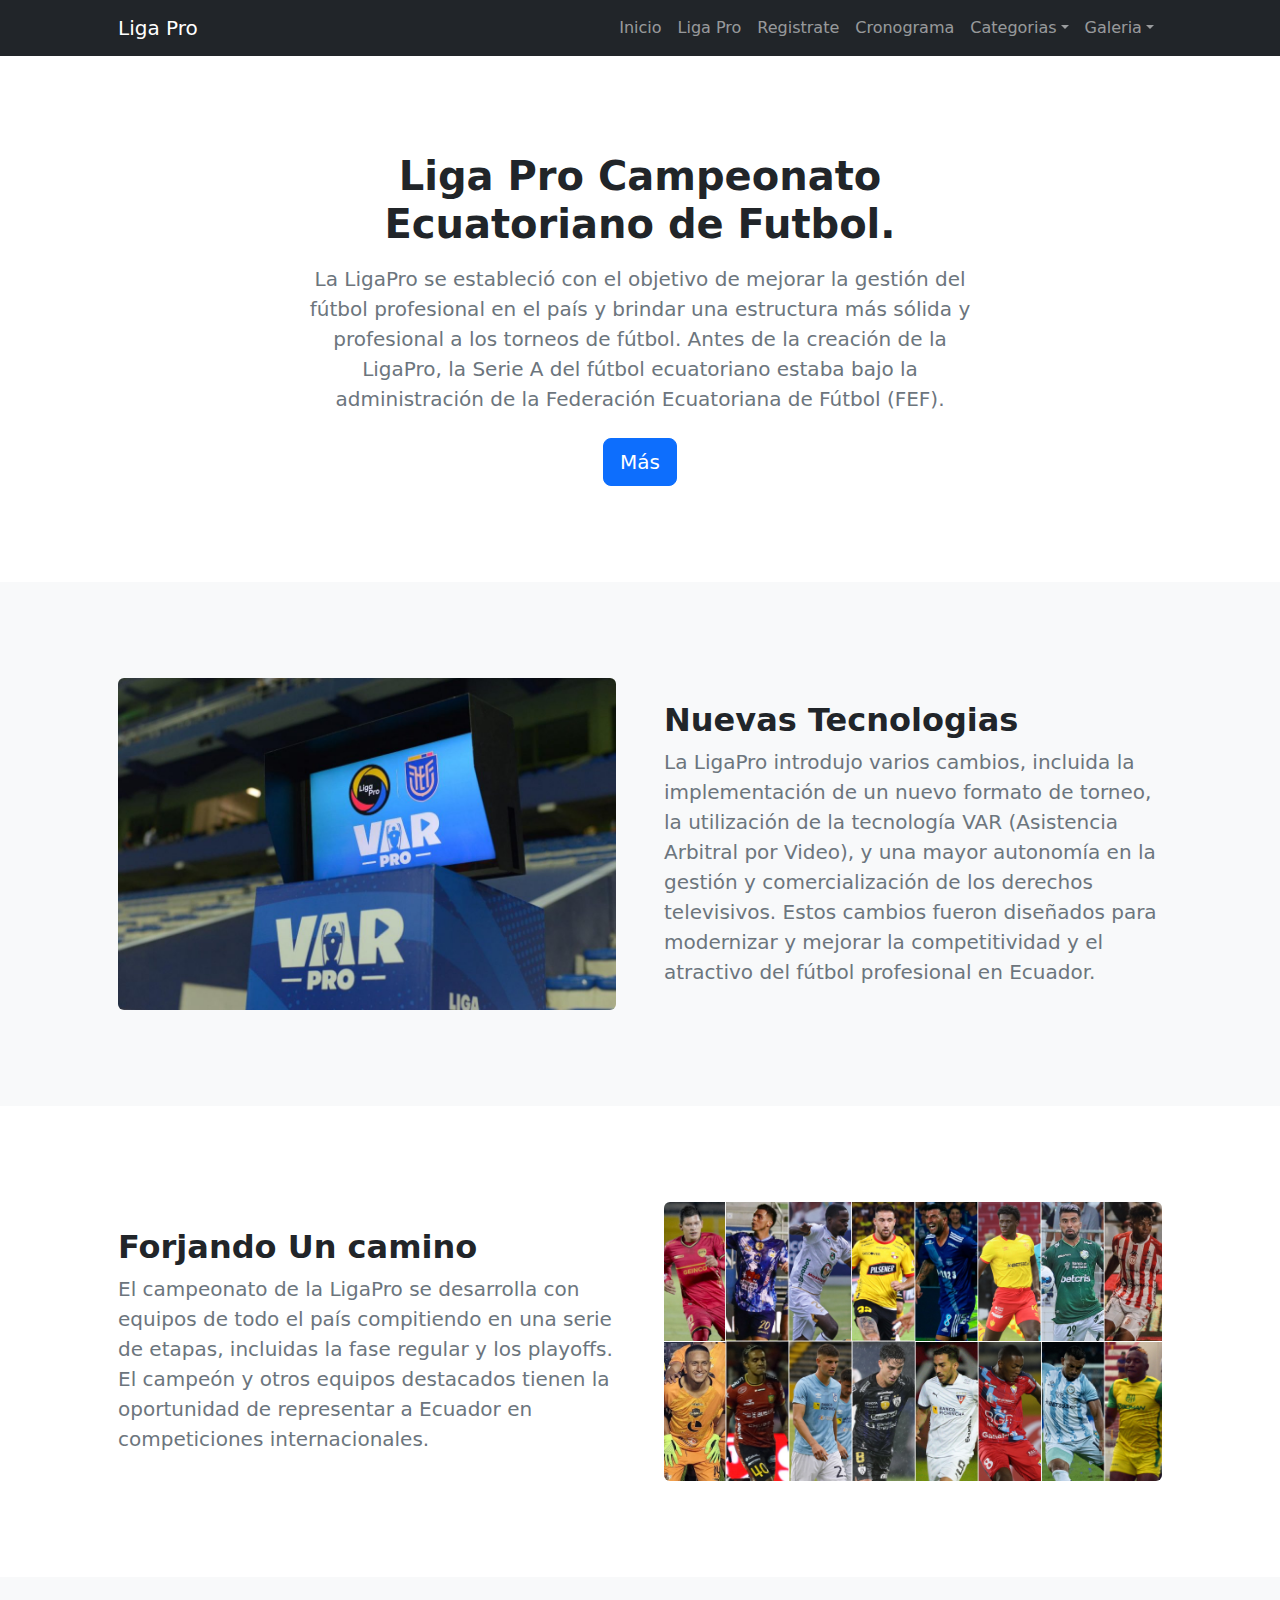
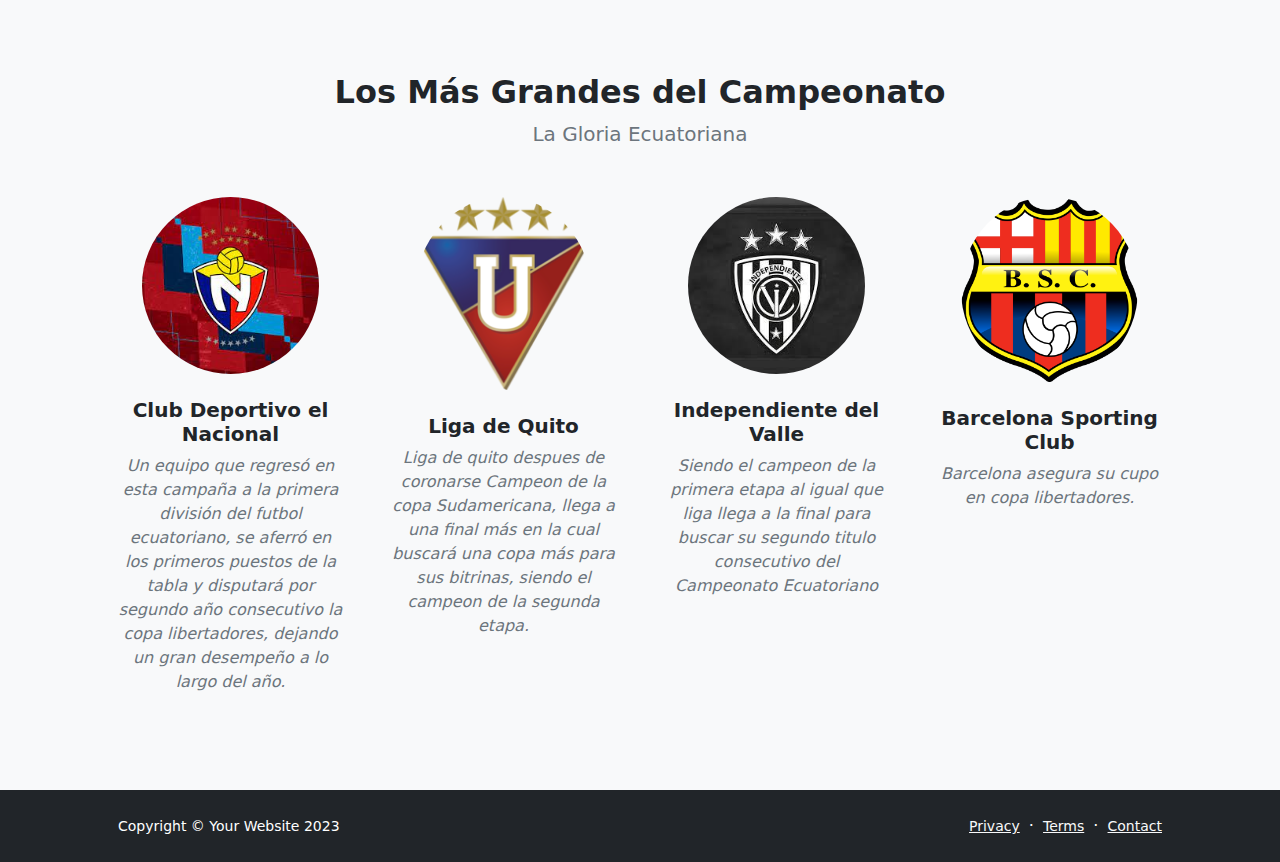
<file: about.html>
<!DOCTYPE html>
<html lang="en">
    <head>
        <meta charset="utf-8" />
        <meta name="viewport" content="width=device-width, initial-scale=1, shrink-to-fit=no" />
        <meta name="description" content="" />
        <meta name="author" content="" />
        <title>Liga Pro</title>
        <!-- Favicon-->
        <link rel="icon" type="image/x-icon" href="assets/favicon.ico" />
        <!-- Bootstrap icons-->
        <link href="https://cdn.jsdelivr.net/npm/bootstrap-icons@1.5.0/font/bootstrap-icons.css" rel="stylesheet" />
        <!-- Core theme CSS (includes Bootstrap)-->
        <link href="css/styles.css" rel="stylesheet" />
    </head>
    <body class="d-flex flex-column">
        <main class="flex-shrink-0">
            <!-- Navigation-->
            <nav class="navbar navbar-expand-lg navbar-dark bg-dark">
                <div class="container px-5">
                    <a class="navbar-brand" href="index.html">Liga Pro</a>
                    <button class="navbar-toggler" type="button" data-bs-toggle="collapse" data-bs-target="#navbarSupportedContent" aria-controls="navbarSupportedContent" aria-expanded="false" aria-label="Toggle navigation"><span class="navbar-toggler-icon"></span></button>
                    <div class="collapse navbar-collapse" id="navbarSupportedContent">
                        <ul class="navbar-nav ms-auto mb-2 mb-lg-0">
                            <li class="nav-item"><a class="nav-link" href="index.html">Inicio</a></li>
                            <li class="nav-item"><a class="nav-link" href="about.html">Liga Pro</a></li>
                            <li class="nav-item"><a class="nav-link" href="contact.html">Registrate</a></li>
                            <li class="nav-item"><a class="nav-link" href="pricing.html">Cronograma</a></li>
                            <li class="nav-item dropdown">
                                <a class="nav-link dropdown-toggle" id="navbarDropdownBlog" href="#" role="button" data-bs-toggle="dropdown" aria-expanded="false">Categorias</a>
                                <ul class="dropdown-menu dropdown-menu-end" aria-labelledby="navbarDropdownBlog">
                                    <li><a class="dropdown-item" href="blog-home.html">Serie A</a></li>
                                    <li><a class="dropdown-item" href="blog-post.html">Serie B</a></li>
                                </ul>
                            </li>
                            <li class="nav-item dropdown">
                                <a class="nav-link dropdown-toggle" id="navbarDropdownPortfolio" href="#" role="button" data-bs-toggle="dropdown" aria-expanded="false">Galeria</a>
                                <ul class="dropdown-menu dropdown-menu-end" aria-labelledby="navbarDropdownPortfolio">
                                    <li><a class="dropdown-item" href="portfolio-overview.html">Temporada Actual</a></li>
                                    <li><a class="dropdown-item" href="portfolio-item.html">Portal Historico</a></li>
                                </ul>
                            </li>
                        </ul>
                    </div>
                </div>
            </nav>
            <!-- Header-->
            <header class="py-5">
                <div class="container px-5">
                    <div class="row justify-content-center">
                        <div class="col-lg-8 col-xxl-6">
                            <div class="text-center my-5">
                                <h1 class="fw-bolder mb-3">Liga Pro Campeonato Ecuatoriano de Futbol.</h1>
                                <p class="lead fw-normal text-muted mb-4 text-justify">La LigaPro se estableció con el objetivo de mejorar la gestión del fútbol profesional en el país y brindar una estructura más sólida y profesional a los torneos de fútbol. Antes de la creación de la LigaPro, la Serie A del fútbol ecuatoriano estaba bajo la administración de la Federación Ecuatoriana de Fútbol (FEF).</p>
                                <a class="btn btn-primary btn-lg" href="#scroll-target">Más</a>
                            </div>
                        </div>
                    </div>
                </div>
            </header>
            <!-- About section one-->
            <section class="py-5 bg-light" id="scroll-target">
                <div class="container px-5 my-5">
                    <div class="row gx-5 align-items-center">
                        <div class="col-lg-6"><img class="img-fluid rounded mb-5 mb-lg-0" src="css/Imagenes/var.jpeg" alt="..." /></div>
                        <div class="col-lg-6">
                            <h2 class="fw-bolder">Nuevas Tecnologias</h2>
                            <p class="lead fw-normal text-muted mb-0 text-justify">La LigaPro introdujo varios cambios, incluida la implementación de un nuevo formato de torneo, la utilización de la tecnología VAR (Asistencia Arbitral por Video), y una mayor autonomía en la gestión y comercialización de los derechos televisivos. Estos cambios fueron diseñados para modernizar y mejorar la competitividad y el atractivo del fútbol profesional en Ecuador.</p>
                        </div>
                    </div>
                </div>
            </section>
            <!-- About section two-->
            <section class="py-5">
                <div class="container px-5 my-5">
                    <div class="row gx-5 align-items-center">
                        <div class="col-lg-6 order-first order-lg-last"><img class="img-fluid rounded mb-5 mb-lg-0" src="css/Imagenes/equipos.jpeg" alt="..." /></div>
                        <div class="col-lg-6">
                            <h2 class="fw-bolder">Forjando Un camino</h2>
                            <p class="lead fw-normal text-muted mb-0 text-justify">El campeonato de la LigaPro se desarrolla con equipos de todo el país compitiendo en una serie de etapas, incluidas la fase regular y los playoffs. El campeón y otros equipos destacados tienen la oportunidad de representar a Ecuador en competiciones internacionales.</p>
                        </div>
                    </div>
                </div>
            </section>
            <!-- Team members section-->
            <section class="py-5 bg-light">
                <div class="container px-5 my-5">
                    <div class="text-center">
                        <h2 class="fw-bolder">Los Más Grandes del Campeonato</h2>
                        <p class="lead fw-normal text-muted mb-5">La Gloria Ecuatoriana</p>
                    </div>
                    <div class="row gx-5 row-cols-1 row-cols-sm-2 row-cols-xl-4 justify-content-center">
                        <div class="col mb-5 mb-5 mb-xl-0">
                            <div class="text-center">
                                <img class="img-fluid rounded-circle mb-4 px-4" src="css/Imagenes/nacional .jpeg" alt="..." />
                                <h5 class="fw-bolder">Club Deportivo el Nacional </h5>
                                <div class="fst-italic text-muted">Un equipo que regresó en esta campaña a la primera división del futbol ecuatoriano, se aferró en los primeros puestos de la tabla y disputará por segundo año consecutivo la copa libertadores, dejando un gran desempeño a lo largo del año. </div>
                            </div>
                        </div>
                        <div class="col mb-5 mb-5 mb-xl-0">
                            <div class="text-center">
                                <img class="img-fluid rounded-circle mb-4 px-4" src="css/Imagenes/Liga_Deportiva_Universitaria.png" alt="..." />
                                <h5 class="fw-bolder">Liga  de Quito </h5>
                                <div class="fst-italic text-muted">Liga de quito despues de coronarse Campeon de la copa Sudamericana, llega a una final más en la cual buscará una copa más para sus bitrinas, siendo el campeon de la segunda etapa.</div>
                            </div>
                        </div>
                        <div class="col mb-5 mb-5 mb-sm-0">
                            <div class="text-center">
                                <img class="img-fluid rounded-circle mb-4 px-4" src="css/Imagenes/idv.jpeg" alt="..." />
                                <h5 class="fw-bolder">Independiente del Valle</h5>
                                <div class="fst-italic text-muted">Siendo el campeon de la primera etapa al igual que liga llega a la final para buscar su segundo titulo consecutivo del Campeonato Ecuatoriano</div>
                            </div>
                        </div>
                        <div class="col mb-5">
                            <div class="text-center">
                                <img class="img-fluid rounded-circle mb-4 px-4" src="css/Imagenes/bsc.png" alt="..." />
                                <h5 class="fw-bolder">Barcelona Sporting Club</h5>
                                <div class="fst-italic text-muted">Barcelona asegura su cupo en copa libertadores.</div>
                            </div>
                        </div>
                    </div>
                </div>
            </section>
        </main>
        <!-- Footer-->
        <footer class="bg-dark py-4 mt-auto">
            <div class="container px-5">
                <div class="row align-items-center justify-content-between flex-column flex-sm-row">
                    <div class="col-auto"><div class="small m-0 text-white">Copyright &copy; Your Website 2023</div></div>
                    <div class="col-auto">
                        <a class="link-light small" href="#!">Privacy</a>
                        <span class="text-white mx-1">&middot;</span>
                        <a class="link-light small" href="#!">Terms</a>
                        <span class="text-white mx-1">&middot;</span>
                        <a class="link-light small" href="#!">Contact</a>
                    </div>
                </div>
            </div>
        </footer>
        <!-- Bootstrap core JS-->
        <script src="https://cdn.jsdelivr.net/npm/bootstrap@5.2.3/dist/js/bootstrap.bundle.min.js"></script>
        <!-- Core theme JS-->
        <script src="js/scripts.js"></script>
    </body>
</html>
</file>
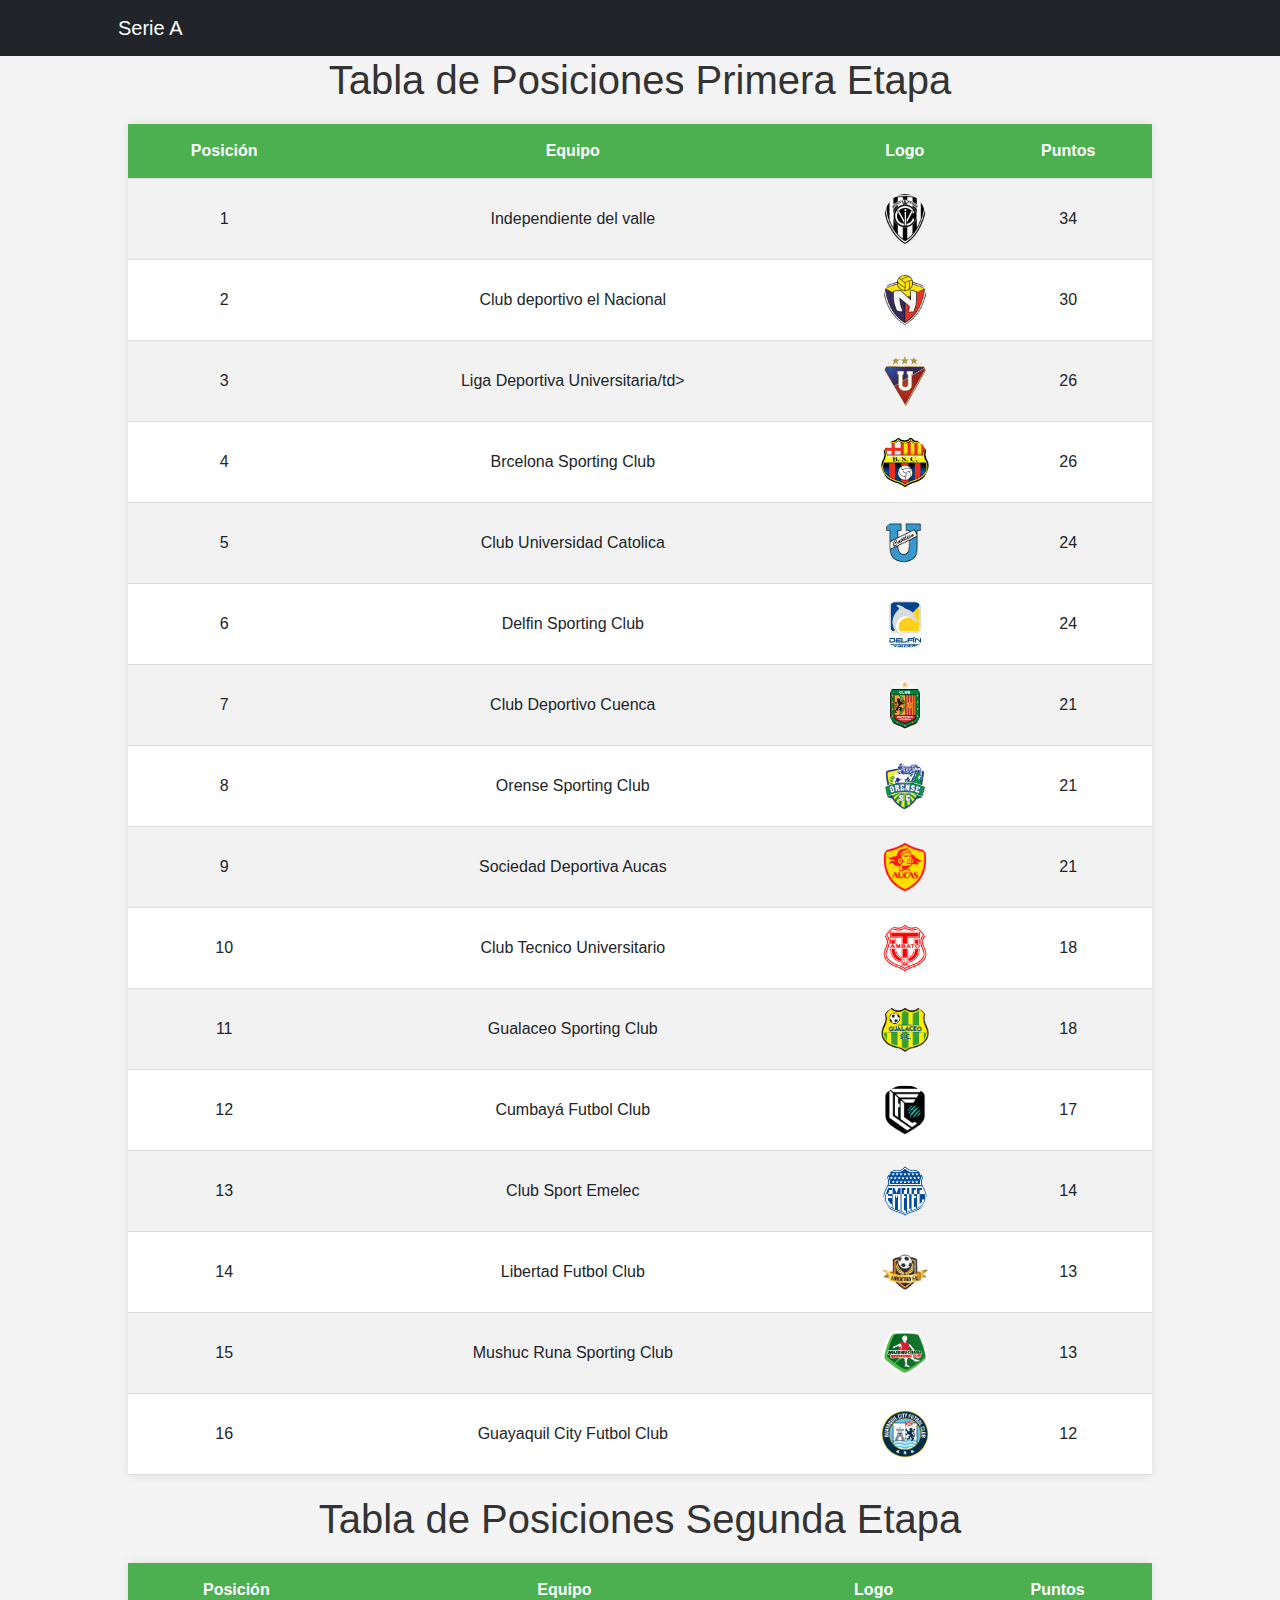
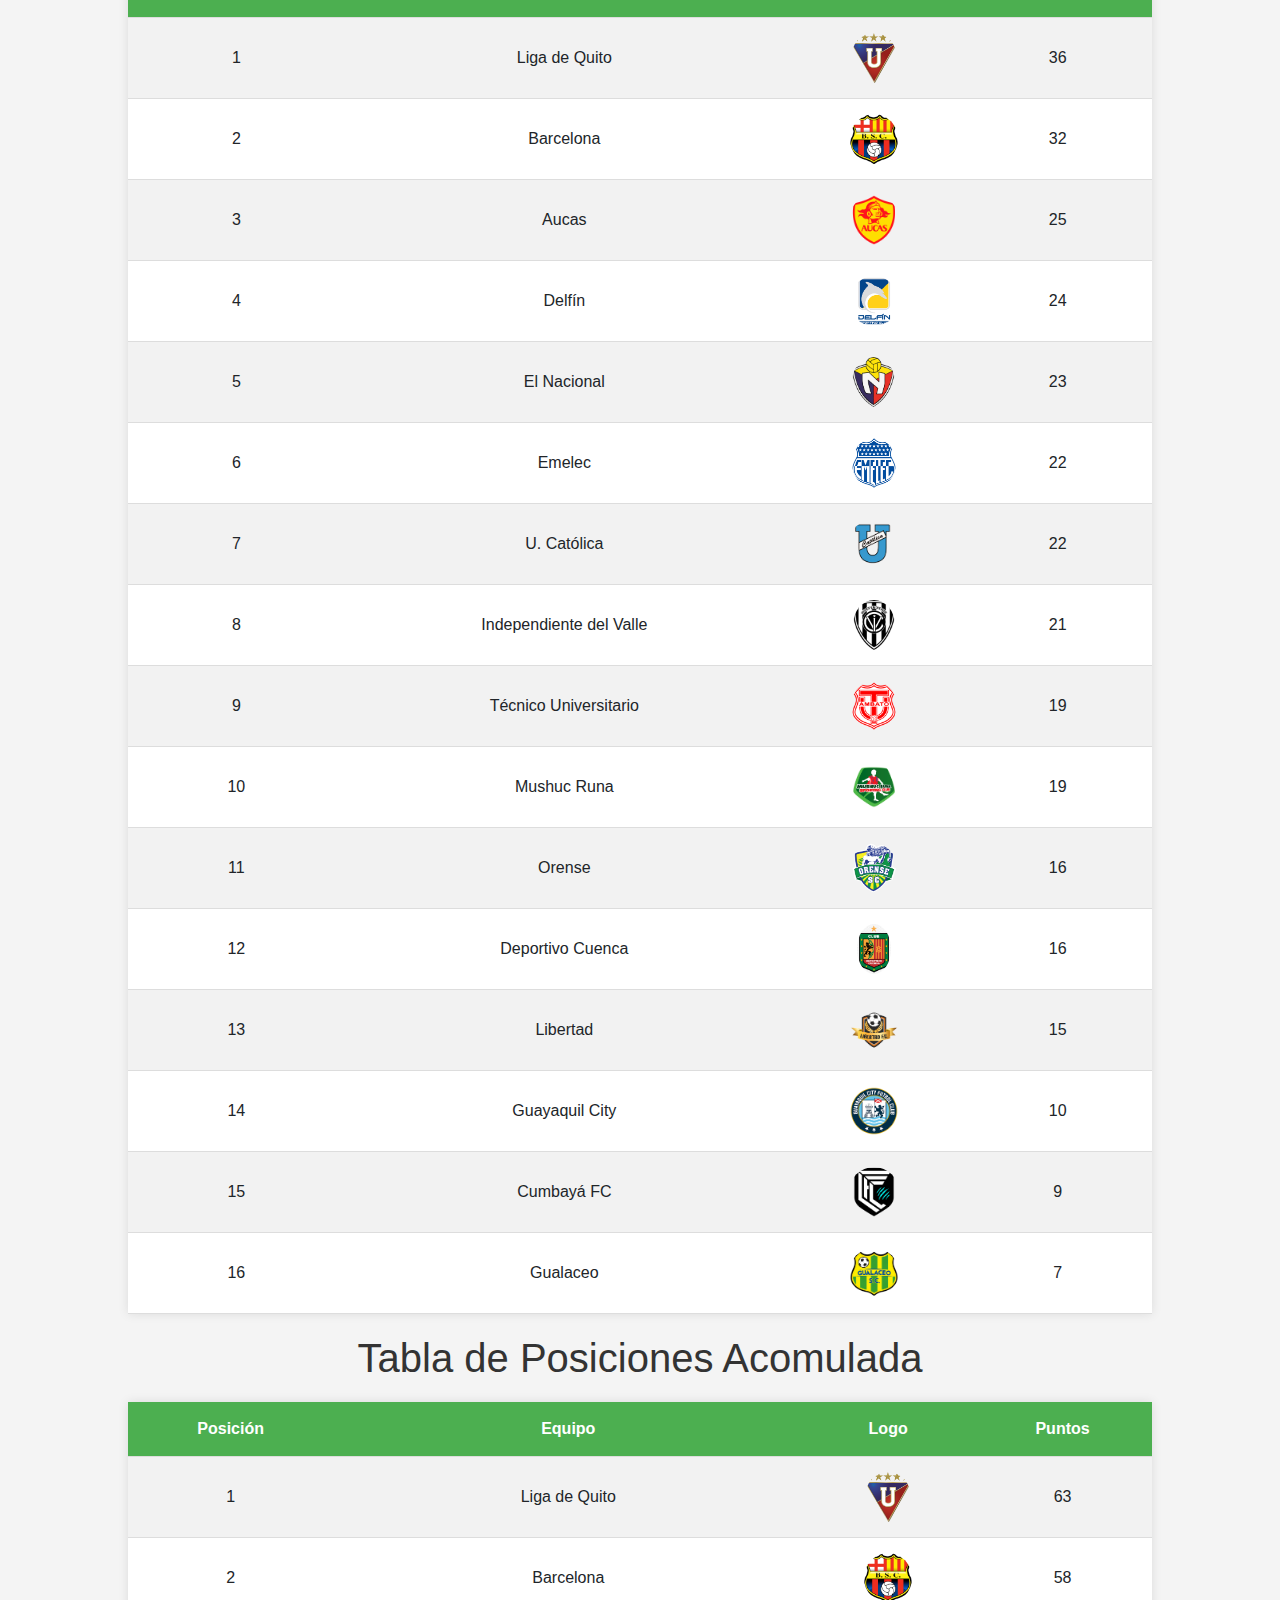
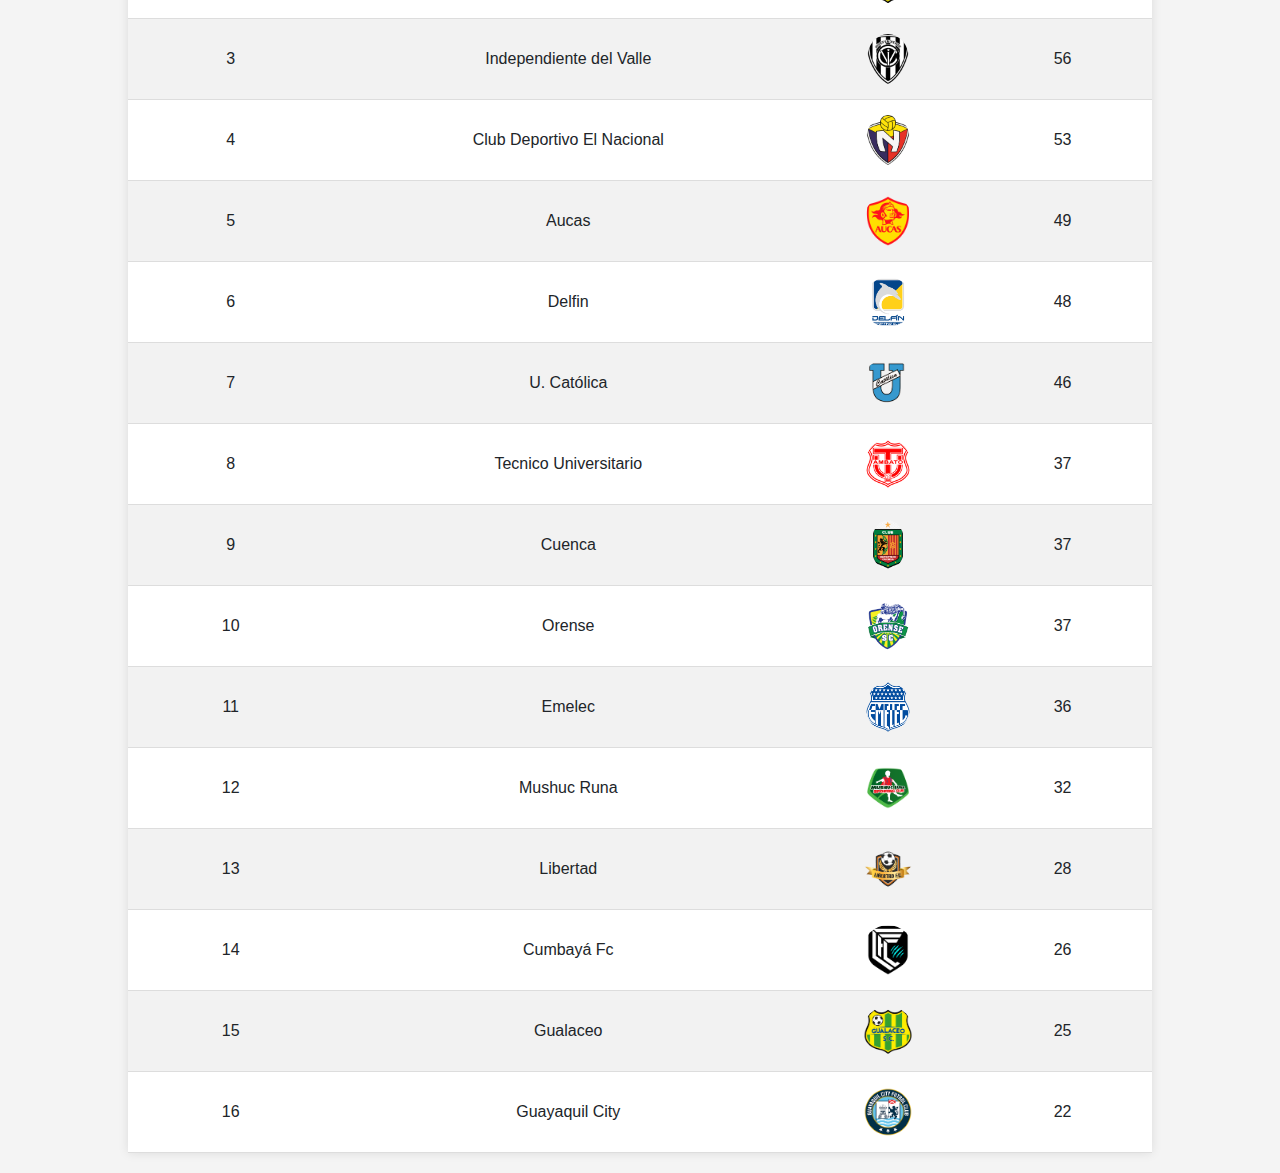
<file: blog-home.html>
<!DOCTYPE html>
<html lang="en">
    <head>
        <meta charset="utf-8" />
        <meta name="viewport" content="width=device-width, initial-scale=1, shrink-to-fit=no" />
        <meta name="description" content="" />
        <meta name="author" content="" />
        <title>Tabla De Posiciones Serie A </title>
        <!-- Favicon-->
        <link rel="icon" type="image/x-icon" href="assets/favicon.ico" />
        <!-- Bootstrap icons-->
        <link href="https://cdn.jsdelivr.net/npm/bootstrap-icons@1.5.0/font/bootstrap-icons.css" rel="stylesheet" />
        <!-- Core theme CSS (includes Bootstrap)-->
        <link href="css/styles.css" rel="stylesheet" />
    </head>
    <body class="d-flex flex-column">
        <main class="flex-shrink-0">
            <!-- Navigation-->
            <nav class="navbar navbar-expand-lg navbar-dark bg-dark">
                <div class="container px-5">
                    <a class="navbar-brand" href="index.html">Serie A</a>
                    <button class="navbar-toggler" type="button" data-bs-toggle="collapse" data-bs-target="#navbarSupportedContent" aria-controls="navbarSupportedContent" aria-expanded="false" aria-label="Toggle navigation"><span class="navbar-toggler-icon"></span></button>
                    <div class="collapse navbar-collapse" id="navbarSupportedContent">
                        <li class="nav-item"><a class="nav-link" href="index.html">Inicio</a></li>
                        <li class="nav-item"><a class="nav-link" href="index.html">Inicio</a></li>
                        <li class="nav-item"><a class="nav-link" href="about.html">Liga Pro</a></li>
                        <li class="nav-item"><a class="nav-link" href="contact.html">Registrate</a></li>
                        <li class="nav-item"><a class="nav-link" href="pricing.html">Cronograma </a></li>
                        <li class="nav-item dropdown">
                            <a class="nav-link dropdown-toggle" id="navbarDropdownBlog" href="#" role="button" data-bs-toggle="dropdown" aria-expanded="false">Categorias</a>
                            <ul class="dropdown-menu dropdown-menu-end" aria-labelledby="navbarDropdownBlog">
                                <li><a class="dropdown-item" href="blog-home.html">Serie A</a></li>
                                <li><a class="dropdown-item" href="blog-post.html">Serie B</a></li>
                            </ul>
                        </li>
                        <li class="nav-item dropdown">
                            <a class="nav-link dropdown-toggle" id="navbarDropdownPortfolio" href="#" role="button" data-bs-toggle="dropdown" aria-expanded="false">Galeria</a>
                            <ul class="dropdown-menu dropdown-menu-end" aria-labelledby="navbarDropdownPortfolio">
                                <li><a class="dropdown-item" href="portfolio-overview.html">Temporada Actual</a></li>
                                <li><a class="dropdown-item" href="portfolio-item.html">Portal Historico</a></li>
                                </ul>
                            </li>
                        </ul>
                    </div>
                </div>
            </nav>
 <!-- Page Content-->
            
 <head>
    <meta charset="UTF-8">
    <meta name="viewport" content="width=device-width, initial-scale=1.0">
    <title>Tabla de Posiciones</title>
    <style>
        body {
            font-family: 'Arial', sans-serif;
            margin: 0;
            padding: 0;
            background-color: #f4f4f4;
        }

        h1 {
            text-align: center;
            color: #333;
        }

        table {
            width: 80%;
            margin: 20px auto;
            border-collapse: collapse;
            background-color: #fff;
            box-shadow: 0 0 10px rgba(0, 0, 0, 0.1);
        }

        th, td {
            padding: 15px;
            text-align: center;
            border-bottom: 1px solid #ddd;
        }

        th {
            background-color: #4CAF50;
            color: white;
        }

        tr:nth-child(even) {
            background-color: #f2f2f2;
        }

        .logo {
            max-width: 50px;
            max-height: 50px;
            border-radius: 50%;
        }
    </style>
</head>
<body>

<h1>Tabla de Posiciones Primera Etapa </h1>

<table>
    <tr>
        <th>Posición</th>
        <th>Equipo</th>
        <th>Logo</th>
        <th>Puntos</th>
    </tr>
    <tr>
        <td>1</td>
        <td>Independiente del valle</td>
        <td><img class="logo" src="css/Imagenes/dev1.png" alt="Logo Equipo A"></td>
        <td>34</td>
    </tr>
    <tr>
        <td>2</td>
        <td>Club deportivo el Nacional</td>
        <td><img class="logo" src="css/Imagenes/nacho.png" alt="Logo Equipo B"></td>
        <td>30</td>
        <tr>
            <td>3</td>
            <td>Liga Deportiva Universitaria/td>
            <td><img class="logo" src="css/Imagenes/Liga_Deportiva_Universitaria.png" alt="Logo Equipo A"></td>
            <td>26</td>
        </tr>
        <tr>
            <td>4</td>
            <td>Brcelona Sporting Club</td>
            <td><img class="logo" src="css/Imagenes/bsc.png" alt="Logo Equipo B"></td>
            <td>26</td>
            <tr>
                <td>5</td>
                <td>Club Universidad Catolica</td>
                <td><img class="logo" src="css/Imagenes/chatolei.png" alt="Logo Equipo A"></td>
                <td>24</td>
            </tr>
            <tr>
                <td>6</td>
                <td>Delfin Sporting Club</td>
                <td><img class="logo" src="css/Imagenes/deflin.png" alt="Logo Equipo B"></td>
                <td>24</td>
                <tr>
                    <td>7</td>
                    <td> Club Deportivo Cuenca</td>
                    <td><img class="logo" src="css/Imagenes/cuenca.png" alt="Logo Equipo A"></td>
                    <td>21</td>
                </tr>
                <tr>
                    <td>8</td>
                    <td>Orense Sporting Club</td>
                    <td><img class="logo" src="css/Imagenes/orense.png" alt="Logo Equipo B"></td>
                    <td>21</td>
                    <tr>
                        <td>9</td>
                        <td>Sociedad Deportiva Aucas</td>
                        <td><img class="logo" src="css/Imagenes/aucas.png" alt="Logo Equipo A"></td>
                        <td>21</td>
                    </tr>
                    <tr>
                        <td>10</td>
                        <td>Club Tecnico Universitario</td>
                        <td><img class="logo" src="css/Imagenes/tecnico.png" alt="Logo Equipo B"></td>
                        <td>18</td>
                        <tr>
                            <td>11</td>
                            <td>Gualaceo Sporting Club</td>
                            <td><img class="logo" src="css/Imagenes/gualaceo.png" alt="Logo Equipo A"></td>
                            <td>18</td>
                        </tr>
                        <tr>
                            <td>12</td>
                            <td>Cumbayá Futbol Club</td>
                            <td><img class="logo" src="css/Imagenes/Cumbaya_FC.png" alt="Logo Equipo B"></td>
                            <td>17</td>
                            <tr>
                                <td>13</td>
                                <td>Club Sport Emelec</td>
                                <td><img class="logo" src="css/Imagenes/eme.png" alt="Logo Equipo A"></td>
                                <td>14</td>
                            </tr>
                            <tr>
                                <td>14</td>
                                <td>Libertad Futbol Club</td>
                                <td><img class="logo" src="css/Imagenes/libertad.png" alt="Logo Equipo B"></td>
                                <td>13</td>
                                <tr>
                                    <td>15</td>
                                    <td>Mushuc Runa Sporting Club</td>
                                    <td><img class="logo" src="css/Imagenes/ponchito.png" alt="Logo Equipo A"></td>
                                    <td>13</td>
                                </tr>
                                <tr>
                                    <td>16</td>
                                    <td>Guayaquil City Futbol Club </td>
                                    <td><img class="logo" src="css/Imagenes/city.png" alt="Logo Equipo B"></td>
                                    <td>12</td>

    </tr>
</table>
</body>
<h1>Tabla de Posiciones Segunda  Etapa </h1>
<table>
    <tr>
        <th>Posición</th>
        <th>Equipo</th>
        <th>Logo</th>
        <th>Puntos</th>
    </tr>
    <tr>
        <td>1</td>
        <td>Liga de Quito</td>
        <td><img class="logo" src="css/Imagenes/Liga_Deportiva_Universitaria.png" alt="Logo Equipo A"></td>
        <td>36</td>
    </tr>
    <tr>
        <td>2</td>
        <td>Barcelona</td>
        <td><img class="logo" src="css/Imagenes/bsc.png" alt="Logo Equipo B"></td>
        <td>32</td>
        <tr>
            <td>3</td>
            <td>	Aucas</td>
            <td><img class="logo" src="css/Imagenes/aucas.png" alt="Logo Equipo A"></td>
            <td>25</td>
        </tr>
        <tr>
            <td>4</td>
            <td>	Delfín</td>
            <td><img class="logo" src="css/Imagenes/deflin.png" alt="Logo Equipo B"></td>
            <td>24</td>
            <tr>
                <td>5</td>
                <td>El Nacional</td>
                <td><img class="logo" src="css/Imagenes/nacho.png" alt="Logo Equipo A"></td>
                <td>23</td>
            </tr>
            <tr>
                <td>6</td>
                <td>Emelec</td>
                <td><img class="logo" src="css/Imagenes/eme.png" alt="Logo Equipo B"></td>
                <td>22</td>
                <tr>
                    <td>7</td>
                    <td> U. Católica </td>
                    <td><img class="logo" src="css/Imagenes/chatolei.png" alt="Logo Equipo A"></td>
                    <td>22</td>
                </tr>
                <tr>
                    <td>8</td>
                    <td>Independiente del Valle</td>
                    <td><img class="logo" src="css/Imagenes/dev1.png" alt="Logo Equipo B"></td>
                    <td>21</td>
                    <tr>
                        <td>9</td>
                        <td>Técnico Universitario</td>
                        <td><img class="logo" src="css/Imagenes/tecnico.png" alt="Logo Equipo A"></td>
                        <td>19</td>
                    </tr>
                    <tr>
                        <td>10</td>
                        <td>Mushuc Runa</td>
                        <td><img class="logo" src="css/Imagenes/ponchito.png" alt="Logo Equipo B"></td>
                        <td>19</td>
                        <tr>
                            <td>11</td>
                            <td>Orense</td>
                            <td><img class="logo" src="css/Imagenes/orense.png" alt="Logo Equipo A"></td>
                            <td>16</td>
                        </tr>
                        <tr>
                            <td>12</td>
                            <td>	Deportivo Cuenca</td>
                            <td><img class="logo" src="css/Imagenes/cuenca.png" alt="Logo Equipo B"></td>
                            <td>16</td>
                            <tr>
                                <td>13</td>
                                <td>	Libertad</td>
                                <td><img class="logo" src="css/Imagenes/libertad.png" alt="Logo Equipo A"></td>
                                <td>15</td>
                            </tr>
                            <tr>
                                <td>14</td>
                                <td>Guayaquil City</td>
                                <td><img class="logo" src="css/Imagenes/city.png" alt="Logo Equipo B"></td>
                                <td>10</td>
                                <tr>
                                    <td>15</td>
                                    <td>Cumbayá FC</td>
                                    <td><img class="logo" src="css/Imagenes/Cumbaya_FC.png" alt="Logo Equipo A"></td>
                                    <td>9</td>
                                </tr>
                                <tr>
                                    <td>16</td>
                                    <td>	Gualaceo </td>
                                    <td><img class="logo" src="css/Imagenes/gualaceo.png" alt="Logo Equipo B"></td>
                                    <td>7</td>

    </tr>
</tr>
</table>
</body>
<h1>Tabla de Posiciones Acomulada </h1>
<table>
    <tr>
        <th>Posición</th>
        <th>Equipo</th>
        <th>Logo</th>
        <th>Puntos</th>
    </tr>
    <tr>
        <td>1</td>
        <td>Liga de Quito</td>
        <td><img class="logo" src="css/Imagenes/Liga_Deportiva_Universitaria.png" alt="Logo Equipo A"></td>
        <td>63</td>
    </tr>
    <tr>
        <td>2</td>
        <td>Barcelona</td>
        <td><img class="logo" src="css/Imagenes/bsc.png" alt="Logo Equipo B"></td>
        <td>58</td>
        <tr>
            <td>3</td>
            <td>Independiente del Valle</td>
            <td><img class="logo" src="css/Imagenes/dev1.png" alt="Logo Equipo A"></td>
            <td>56</td>
        </tr>
        <tr>
            <td>4</td>
            <td>Club Deportivo El Nacional</td>
            <td><img class="logo" src="css/Imagenes/nacho.png" alt="Logo Equipo B"></td>
            <td>53</td>
            <tr>
                <td>5</td>
                <td>Aucas</td>
                <td><img class="logo" src="css/Imagenes/aucas.png" alt="Logo Equipo A"></td>
                <td>49</td>
            </tr>
            <tr>
                <td>6</td>
                <td>Delfin</td>
                <td><img class="logo" src="css/Imagenes/deflin.png" alt="Logo Equipo B"></td>
                <td>48</td>
                <tr>
                    <td>7</td>
                    <td> U. Católica </td>
                    <td><img class="logo" src="css/Imagenes/chatolei.png" alt="Logo Equipo A"></td>
                    <td>46</td>
                </tr>
                <tr>
                    <td>8</td>
                    <td>Tecnico Universitario</td>
                    <td><img class="logo" src="css/Imagenes/tecnico.png" alt="Logo Equipo B"></td>
                    <td>37</td>
                    <tr>
                        <td>9</td>
                        <td>Cuenca</td>
                        <td><img class="logo" src="css/Imagenes/cuenca.png" alt="Logo Equipo A"></td>
                        <td>37</td>
                    </tr>
                    <tr>
                        <td>10</td>
                        <td>Orense</td>
                        <td><img class="logo" src="css/Imagenes/orense.png" alt="Logo Equipo B"></td>
                        <td>37</td>
                        <tr>
                            <td>11</td>
                            <td>Emelec</td>
                            <td><img class="logo" src="css/Imagenes/eme.png" alt="Logo Equipo A"></td>
                            <td>36</td>
                        </tr>
                        <tr>
                            <td>12</td>
                            <td>Mushuc Runa</td>
                            <td><img class="logo" src="css/Imagenes/ponchito.png" alt="Logo Equipo B"></td>
                            <td>32</td>
                            <tr>
                                <td>13</td>
                                <td>	Libertad</td>
                                <td><img class="logo" src="css/Imagenes/libertad.png" alt="Logo Equipo A"></td>
                                <td>28</td>
                            </tr>
                            <tr>
                                <td>14</td>
                                <td>Cumbayá Fc</td>
                                <td><img class="logo" src="css/Imagenes/Cumbaya_FC.png" alt="Logo Equipo B"></td>
                                <td>26</td>
                                <tr>
                                    <td>15</td>
                                    <td>Gualaceo</td>
                                    <td><img class="logo" src="css/Imagenes/gualaceo.png" alt="Logo Equipo A"></td>
                                    <td>25</td>
                                </tr>
                                <tr>
                                    <td>16</td>
                                    <td>Guayaquil City  </td>
                                    <td><img class="logo" src="css/Imagenes/city.png" alt="Logo Equipo B"></td>
                                    <td>22</td>
                                </table>
</body>
 
        </main>
        <!-- Bootstrap core JS-->
        <script src="https://cdn.jsdelivr.net/npm/bootstrap@5.2.3/dist/js/bootstrap.bundle.min.js"></script>
        <!-- Core theme JS-->
        <script src="js/scripts.js"></script>
    </body>
</html>
</file>
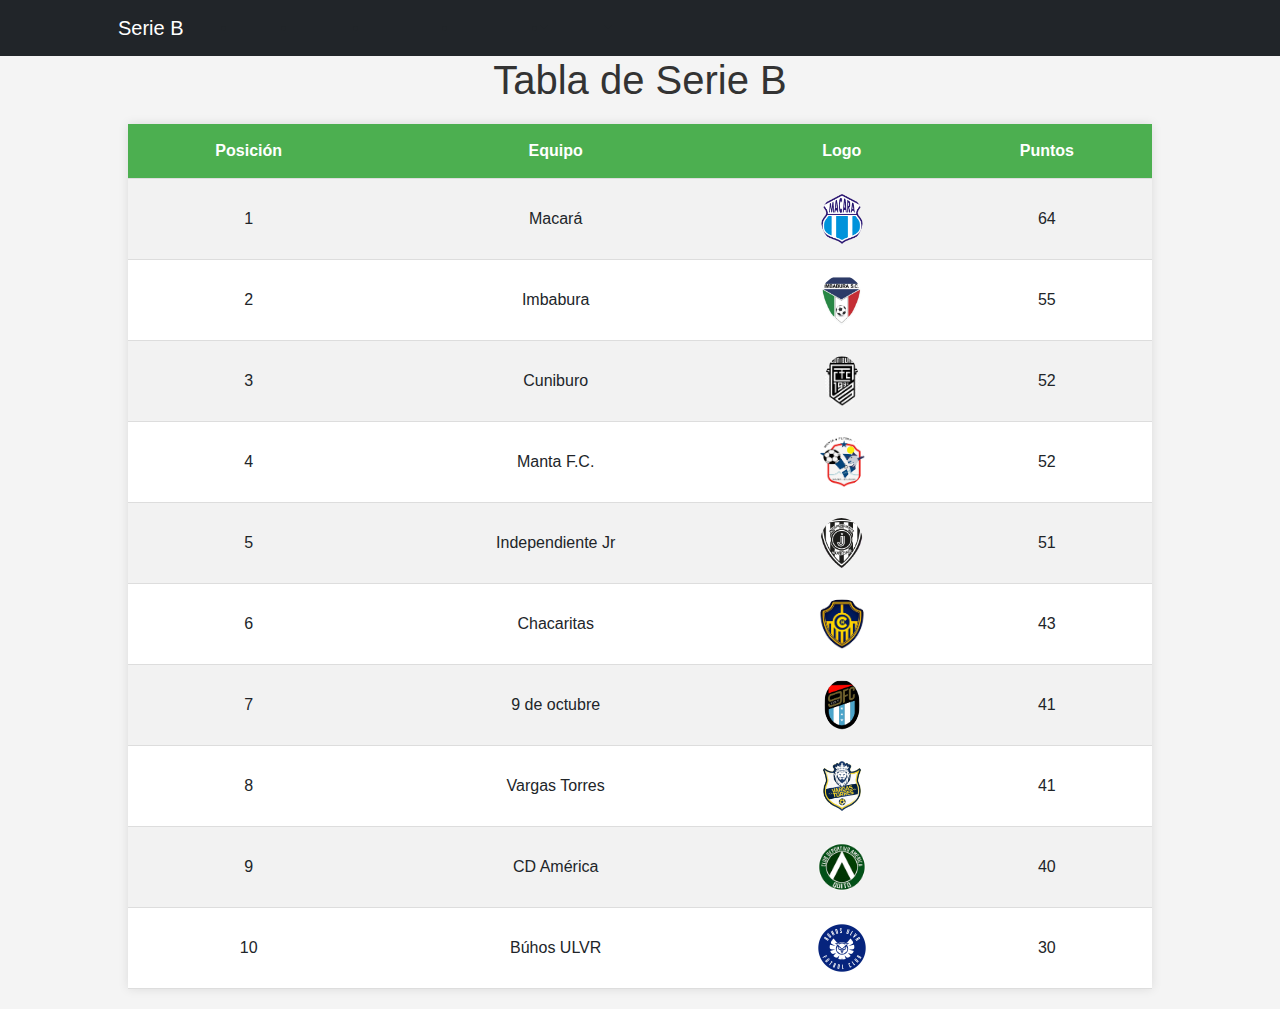
<file: blog-post.html>
<!DOCTYPE html>
<html lang="en">
    <head>
        <meta charset="utf-8" />
        <meta name="viewport" content="width=device-width, initial-scale=1, shrink-to-fit=no" />
        <meta name="description" content="" />
        <meta name="author" content="" />
        <title>Tabla de posiciones serie B</title>
        <!-- Favicon-->
        <link rel="icon" type="image/x-icon" href="assets/favicon.ico" />
        <!-- Bootstrap icons-->
        <link href="https://cdn.jsdelivr.net/npm/bootstrap-icons@1.5.0/font/bootstrap-icons.css" rel="stylesheet" />
        <!-- Core theme CSS (includes Bootstrap)-->
        <link href="css/styles.css" rel="stylesheet" />     
    </head>
    <body class="d-flex flex-column">
        <main class="flex-shrink-0">
            <!-- Navigation-->
            <nav class="navbar navbar-expand-lg navbar-dark bg-dark">
                <div class="container px-5">
                    <a class="navbar-brand" href="index.html">Serie B</a>
                    <button class="navbar-toggler" type="button" data-bs-toggle="collapse" data-bs-target="#navbarSupportedContent" aria-controls="navbarSupportedContent" aria-expanded="false" aria-label="Toggle navigation"><span class="navbar-toggler-icon"></span></button>
                    <div class="collapse navbar-collapse" id="navbarSupportedContent">
                        <li class="nav-item"><a class="nav-link" href="index.html">Inicio</a></li>
                            <li class="nav-item"><a class="nav-link" href="about.html">Liga Pro</a></li>
                            <li class="nav-item"><a class="nav-link" href="contact.html">Registrate</a></li>
                            <li class="nav-item"><a class="nav-link" href="pricing.html">Cronograma</a></li>
                            <li class="nav-item dropdown">
                                <a class="nav-link dropdown-toggle" id="navbarDropdownBlog" href="#" role="button" data-bs-toggle="dropdown" aria-expanded="false">Categorias</a>
                                <ul class="dropdown-menu dropdown-menu-end" aria-labelledby="navbarDropdownBlog">
                                    <li><a class="dropdown-item" href="blog-home.html">Serie A</a></li>
                                    <li><a class="dropdown-item" href="blog-post.html">Serie B</a></li>
                                </ul>
                            </li>
                            <li class="nav-item dropdown">
                                <a class="nav-link dropdown-toggle" id="navbarDropdownPortfolio" href="#" role="button" data-bs-toggle="dropdown" aria-expanded="false">Galeria</a>
                                <ul class="dropdown-menu dropdown-menu-end" aria-labelledby="navbarDropdownPortfolio">
                                    <li><a class="dropdown-item" href="portfolio-overview.html">Temporada Actual</a></li>
                                    <li><a class="dropdown-item" href="portfolio-item.html">Portal Historico</a></li>
                            </li>
                        </ul>
                    </div>
                </div>
            </nav>
            <!-- Page Content-->
            <head>
                <meta charset="UTF-8">
                <meta name="viewport" content="width=device-width, initial-scale=1.0">
                <title>Tabla de Posiciones</title>
                <style>
                    body {
                        font-family: 'Arial', sans-serif;
                        margin: 0;
                        padding: 0;
                        background-color: #f4f4f4;
                    }
            
                    h1 {
                        text-align: center;
                        color: #333;
                    }
            
                    table {
                        width: 80%;
                        margin: 20px auto;
                        border-collapse: collapse;
                        background-color: #fff;
                        box-shadow: 0 0 10px rgba(0, 0, 0, 0.1);
                    }
            
                    th, td {
                        padding: 15px;
                        text-align: center;
                        border-bottom: 1px solid #ddd;
                    }
            
                    th {
                        background-color: #4CAF50;
                        color: white;
                    }
            
                    tr:nth-child(even) {
                        background-color: #f2f2f2;
                    }
            
                    .logo {
                        max-width: 50px;
                        max-height: 50px;
                        border-radius: 50%;
                    }
                </style>
            </head>

            <body>
            
            <h1>Tabla de Serie B </h1>
            
            <table>
                <tr>
                    <th>Posición</th>
                    <th>Equipo</th>
                    <th>Logo</th>
                    <th>Puntos</th>
                </tr>
                <tr>
                    <td>1</td>
                    <td>Macará</td>
                    <td><img class="logo" src="css/Imagenes/Escudo_Macara.png" alt="Logo Equipo A"></td>
                    <td>64</td>
                </tr>
                <tr>
                    <td>2</td>
                    <td>Imbabura</td>
                    <td><img class="logo" src="css/Imagenes/Imbabura.png" alt="Logo Equipo B"></td>
                    <td>55</td>
                    <tr>
                        <td>3</td>
                        <td>Cuniburo</td>
                        <td><img class="logo" src="css/Imagenes/Logo_de_Cuniburo_F.C.png" alt="Logo Equipo A"></td>
                        <td>52</td>
                    </tr>
                    <tr>
                        <td>4</td>
                        <td>Manta F.C.</td>
                        <td><img class="logo" src="css/Imagenes/Escudo_del_Manta_FC.png" alt="Logo Equipo B"></td>
                        <td>52</td>
                        <tr>
                            <td>5</td>
                            <td>Independiente Jr</td>
                            <td><img class="logo" src="css/Imagenes/Logo_Independiente_Juniors.png" alt="Logo Equipo A"></td>
                            <td>51</td>
                        </tr>
                        <tr>
                            <td>6</td>
                            <td>Chacaritas</td>
                            <td><img class="logo" src="css/Imagenes/chacaritas.png" alt="Logo Equipo B"></td>
                            <td>43</td>
                            <tr>
                                <td>7</td>
                                <td> 9 de octubre</td>
                                <td><img class="logo" src="css/Imagenes/9_de_Octubre_FC_escudo.png" alt="Logo Equipo A"></td>
                                <td>41</td>
                            </tr>
                            <tr>
                                <td>8</td>
                                <td>Vargas Torres</td>
                                <td><img class="logo" src="css/Imagenes/vargas.png" alt="Logo Equipo B"></td>
                                <td>41</td>
                                <tr>
                                    <td>9</td>
                                    <td>CD América</td>
                                    <td><img class="logo" src="css/Imagenes/america.png" alt="Logo Equipo A"></td>
                                    <td>40</td>
                                </tr>
                                <tr>
                                    <td>10</td>
                                    <td>Búhos ULVR</td>
                                    <td><img class="logo" src="css/Imagenes/BúhosULVRlogo.png" alt="Logo Equipo B"></td>
                                    <td>30</td>
                                    <tr>
                </tr>
        <!-- Footer-->
    
        <!-- Bootstrap core JS-->
        <script src="https://cdn.jsdelivr.net/npm/bootstrap@5.2.3/dist/js/bootstrap.bundle.min.js"></script>
        <!-- Core theme JS-->
        <script src="js/scripts.js"></script>
    </body>
    
</html>
</file>
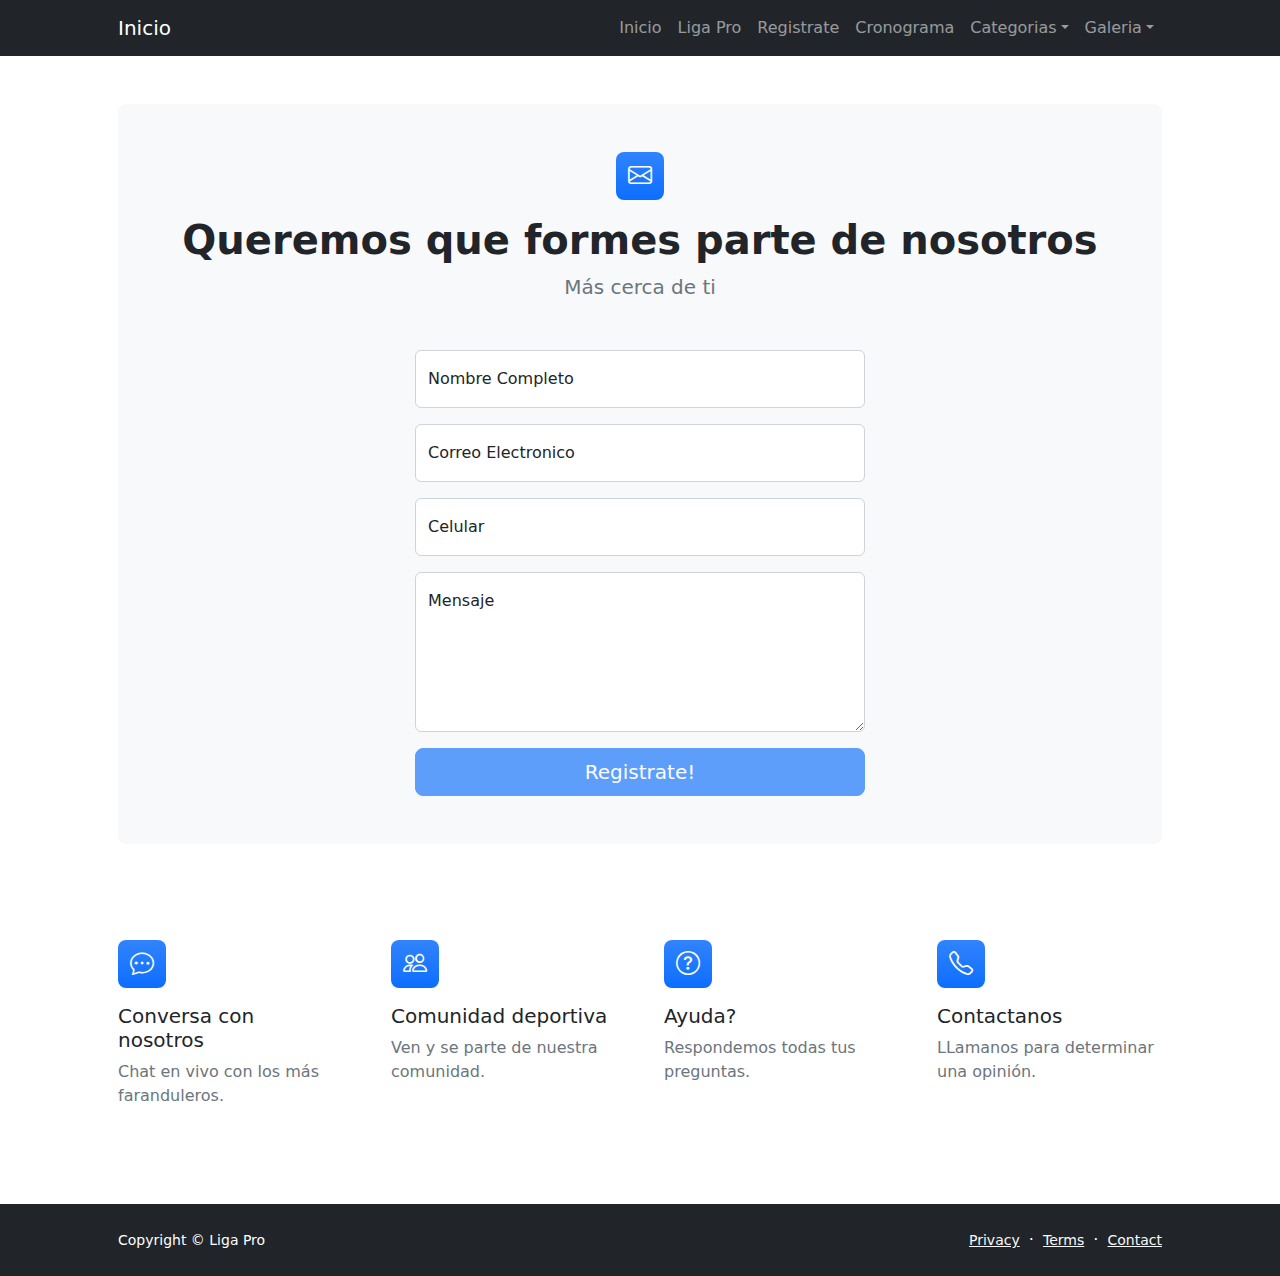
<file: contact.html>
<!DOCTYPE html>
<html lang="en">
    <head>
        <meta charset="utf-8" />
        <meta name="viewport" content="width=device-width, initial-scale=1, shrink-to-fit=no" />
        <meta name="description" content />
        <meta name="author" content />
        <title>Modern Business - Start Bootstrap Template</title>
        <!-- Favicon-->
        <link rel="icon" type="image/x-icon" href="assets/favicon.ico" />
        <!-- Bootstrap icons-->
        <link href="https://cdn.jsdelivr.net/npm/bootstrap-icons@1.5.0/font/bootstrap-icons.css" rel="stylesheet" />
        <!-- Core theme CSS (includes Bootstrap)-->
        <link href="css/styles.css" rel="stylesheet" />
    </head>
    <body class="d-flex flex-column">
        <main class="flex-shrink-0">
            <!-- Navigation-->
            <nav class="navbar navbar-expand-lg navbar-dark bg-dark">
                <div class="container px-5">
                    <a class="navbar-brand" href="index.html">Inicio</a>
                    <button class="navbar-toggler" type="button" data-bs-toggle="collapse" data-bs-target="#navbarSupportedContent" aria-controls="navbarSupportedContent" aria-expanded="false" aria-label="Toggle navigation"><span class="navbar-toggler-icon"></span></button>
                    <div class="collapse navbar-collapse" id="navbarSupportedContent">
                        <ul class="navbar-nav ms-auto mb-2 mb-lg-0">
                            <li class="nav-item"><a class="nav-link" href="index.html">Inicio</a></li>
                            <li class="nav-item"><a class="nav-link" href="about.html">Liga Pro</a></li>
                            <li class="nav-item"><a class="nav-link" href="contact.html">Registrate</a></li>
                            <li class="nav-item"><a class="nav-link" href="pricing.html">Cronograma</a></li>
                            <li class="nav-item dropdown">
                                <a class="nav-link dropdown-toggle" id="navbarDropdownBlog" href="#" role="button" data-bs-toggle="dropdown" aria-expanded="false">Categorias</a>
                                <ul class="dropdown-menu dropdown-menu-end" aria-labelledby="navbarDropdownBlog">
                                    <li><a class="dropdown-item" href="blog-home.html">Serie A</a></li>
                                    <li><a class="dropdown-item" href="blog-post.html">Serie B</a></li>
                                </ul>
                            </li>
                            <li class="nav-item dropdown">
                                <a class="nav-link dropdown-toggle" id="navbarDropdownPortfolio" href="#" role="button" data-bs-toggle="dropdown" aria-expanded="false">Galeria</a>
                                <ul class="dropdown-menu dropdown-menu-end" aria-labelledby="navbarDropdownPortfolio">
                                    <li><a class="dropdown-item" href="portfolio-overview.html">Temporada Actual</a></li>
                                    <li><a class="dropdown-item" href="portfolio-item.html">Portal Historico</a></li>
                                </ul>
                            </li>
                        </ul>
                    </div>
                </div>
            </nav>
            <!-- Page content-->
            <section class="py-5">
                <div class="container px-5">
                    <!-- Contact form-->
                    <div class="bg-light rounded-3 py-5 px-4 px-md-5 mb-5">
                        <div class="text-center mb-5">
                            <div class="feature bg-primary bg-gradient text-white rounded-3 mb-3"><i class="bi bi-envelope"></i></div>
                            <h1 class="fw-bolder">Queremos que formes parte de nosotros</h1>
                            <p class="lead fw-normal text-muted mb-0">Más cerca de ti</p>
                        </div>
                        <div class="row gx-5 justify-content-center">
                            <div class="col-lg-8 col-xl-6">
                                <!-- * * * * * * * * * * * * * * *-->
                                <!-- * * SB Forms Contact Form * *-->
                                <!-- * * * * * * * * * * * * * * *-->
                                <!-- This form is pre-integrated with SB Forms.-->
                                <!-- To make this form functional, sign up at-->
                                <!-- https://startbootstrap.com/solution/contact-forms-->
                                <!-- to get an API token!-->
                                <form id="contactForm" data-sb-form-api-token="API_TOKEN">
                                    <!-- Name input-->
                                    <div class="form-floating mb-3">
                                        <input class="form-control" id="name" type="text" placeholder="Enter your name..." data-sb-validations="required" />
                                        <label for="name">Nombre Completo</label>
                                        <div class="invalid-feedback" data-sb-feedback="name:required">Un nombre es requerido.</div>
                                    </div>
                                    <!-- Email address input-->
                                    <div class="form-floating mb-3">
                                        <input class="form-control" id="email" type="email" placeholder="name@example.com" data-sb-validations="required,email" />
                                        <label for="email">Correo Electronico</label>
                                        <div class="invalid-feedback" data-sb-feedback="email:required">Un correo es requerido.</div>
                                        <div class="invalid-feedback" data-sb-feedback="email:email">Correo Invalido</div>
                                    </div>
                                    <!-- Phone number input-->
                                    <div class="form-floating mb-3">
                                        <input class="form-control" id="phone" type="tel" placeholder="(123) 456-7890" data-sb-validations="required" />
                                        <label for="phone">Celular</label>
                                        <div class="invalid-feedback" data-sb-feedback="phone:required">Numero de celular requerido.</div>
                                    </div>
                                    <!-- Message input-->
                                    <div class="form-floating mb-3">
                                        <textarea class="form-control" id="message" type="text" placeholder="Enter your message here..." style="height: 10rem" data-sb-validations="required"></textarea>
                                        <label for="message">Mensaje</label>
                                        <div class="invalid-feedback" data-sb-feedback="message:required">Ingrese un mensaje.</div>
                                    </div>
                                    <!-- Submit success message-->
                                    <!---->
                                    <!-- This is what your users will see when the form-->
                                    <!-- has successfully submitted-->
                                    <div class="d-none" id="submitSuccessMessage">
                                        <div class="text-center mb-3">
                                            <div class="fw-bolder">Form submission successful!</div>
                                            To activate this form, sign up at
                                            <br />
                                            <a href="https://startbootstrap.com/solution/contact-forms">https://startbootstrap.com/solution/contact-forms</a>
                                        </div>
                                    </div>
                                    <!-- Submit error message-->
                                    <!---->
                                    <!-- This is what your users will see when there is-->
                                    <!-- an error submitting the form-->
                                    <div class="d-none" id="submitErrorMessage"><div class="text-center text-danger mb-3">Error sending message!</div></div>
                                    <!-- Submit Button-->
                                    <div class="d-grid"><button class="btn btn-primary btn-lg disabled" id="submitButton" type="submit">Registrate!</button></div>
                                </form>
                            </div>
                        </div>
                    </div>
                    <!-- Contact cards-->
                    <div class="row gx-5 row-cols-2 row-cols-lg-4 py-5">
                        <div class="col">
                            <div class="feature bg-primary bg-gradient text-white rounded-3 mb-3"><i class="bi bi-chat-dots"></i></div>
                            <div class="h5 mb-2">Conversa con nosotros</div>
                            <p class="text-muted mb-0">Chat en vivo con los más faranduleros.</p>
                        </div>
                        <div class="col">
                            <div class="feature bg-primary bg-gradient text-white rounded-3 mb-3"><i class="bi bi-people"></i></div>
                            <div class="h5">Comunidad deportiva</div>
                            <p class="text-muted mb-0">Ven y se parte de nuestra comunidad.</p>
                        </div>
                        <div class="col">
                            <div class="feature bg-primary bg-gradient text-white rounded-3 mb-3"><i class="bi bi-question-circle"></i></div>
                            <div class="h5">Ayuda?</div>
                            <p class="text-muted mb-0">Respondemos todas tus preguntas.</p>
                        </div>
                        <div class="col">
                            <div class="feature bg-primary bg-gradient text-white rounded-3 mb-3"><i class="bi bi-telephone"></i></div>
                            <div class="h5">Contactanos</div>
                            <p class="text-muted mb-0">LLamanos para determinar una opinión.</p>
                        </div>
                    </div>
                </div>
            </section>
        </main>
        <!-- Footer-->
        <footer class="bg-dark py-4 mt-auto">
            <div class="container px-5">
                <div class="row align-items-center justify-content-between flex-column flex-sm-row">
                    <div class="col-auto"><div class="small m-0 text-white">Copyright &copy; Liga Pro</div></div>
                    <div class="col-auto">
                        <a class="link-light small" href="#!">Privacy</a>
                        <span class="text-white mx-1">&middot;</span>
                        <a class="link-light small" href="#!">Terms</a>
                        <span class="text-white mx-1">&middot;</span>
                        <a class="link-light small" href="#!">Contact</a>
                    </div>
                </div>
            </div>
        </footer>
        <!-- Bootstrap core JS-->
        <script src="https://cdn.jsdelivr.net/npm/bootstrap@5.2.3/dist/js/bootstrap.bundle.min.js"></script>
        <!-- Core theme JS-->
        <script src="js/scripts.js"></script>
        <!-- * * * * * * * * * * * * * * * * * * * * * * * * * * * * * * * * * * * * * * * *-->
        <!-- * *                               SB Forms JS                               * *-->
        <!-- * * Activate your form at https://startbootstrap.com/solution/contact-forms * *-->
        <!-- * * * * * * * * * * * * * * * * * * * * * * * * * * * * * * * * * * * * * * * *-->
        <script src="https://cdn.startbootstrap.com/sb-forms-latest.js"></script>
    </body>
</html>
</file>
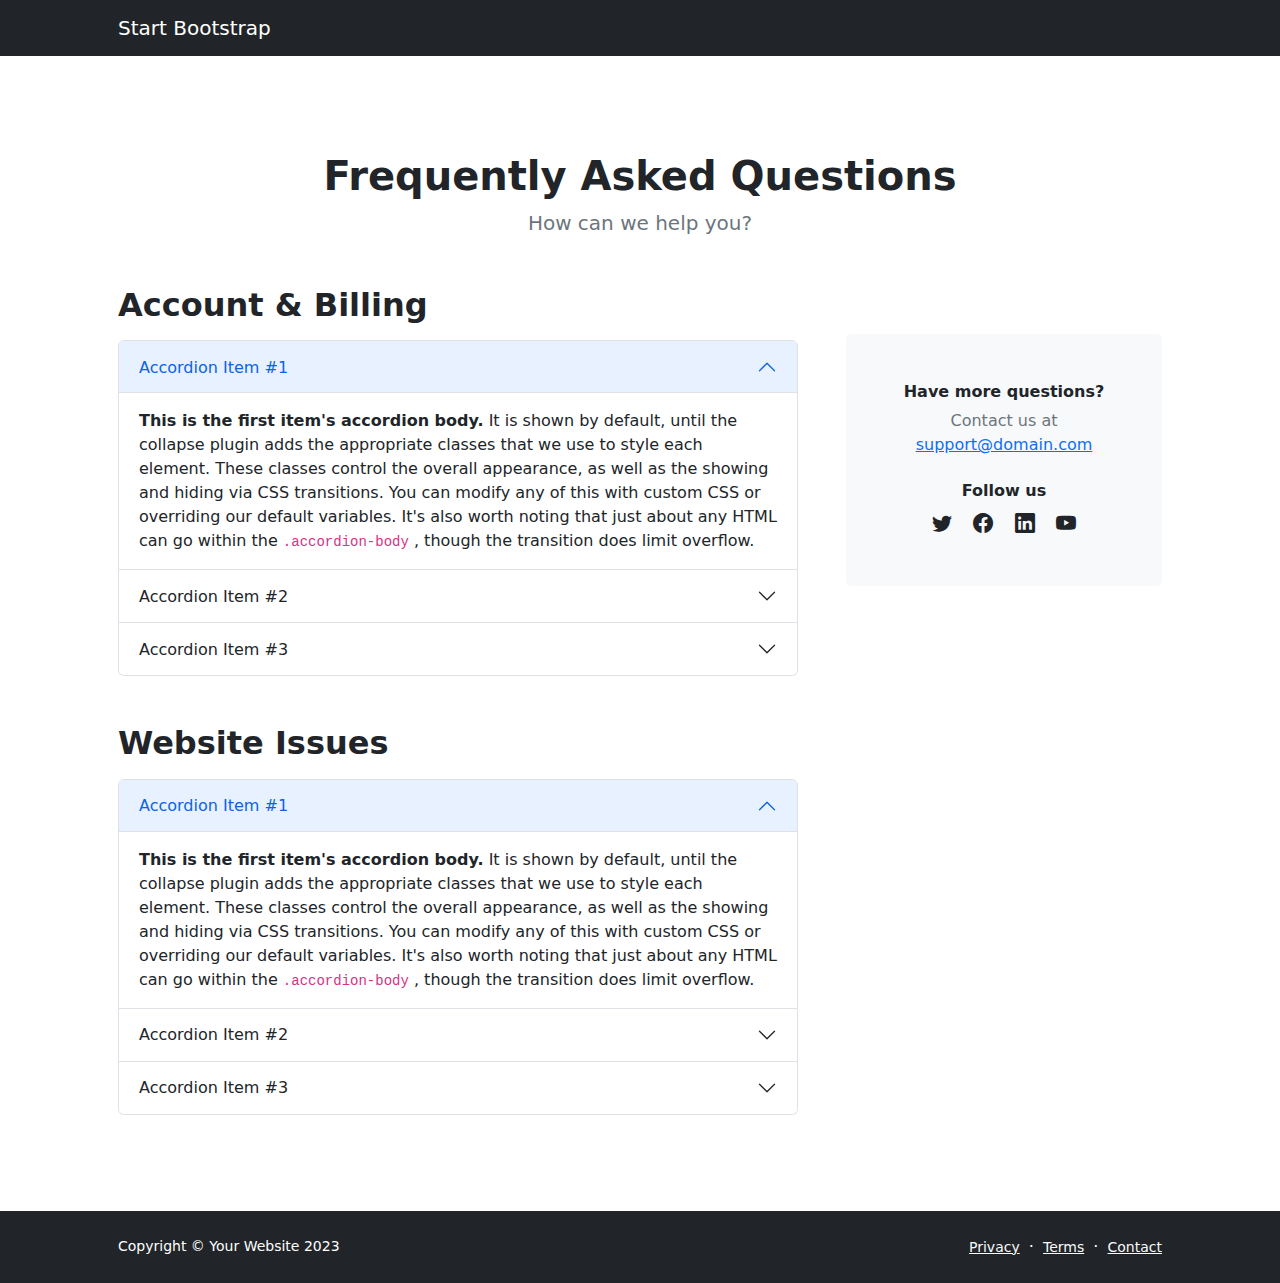
<file: faq.html>
<!DOCTYPE html>
<html lang="en">
    <head>
        <meta charset="utf-8" />
        <meta name="viewport" content="width=device-width, initial-scale=1, shrink-to-fit=no" />
        <meta name="description" content="" />
        <meta name="author" content="" />
        <title>Modern Business - Start Bootstrap Template</title>
        <!-- Favicon-->
        <link rel="icon" type="image/x-icon" href="assets/favicon.ico" />
        <!-- Bootstrap icons-->
        <link href="https://cdn.jsdelivr.net/npm/bootstrap-icons@1.5.0/font/bootstrap-icons.css" rel="stylesheet" />
        <!-- Core theme CSS (includes Bootstrap)-->
        <link href="css/styles.css" rel="stylesheet" />
    </head>
    <body class="d-flex flex-column h-100">
        <main class="flex-shrink-0">
            <!-- Navigation-->
            <nav class="navbar navbar-expand-lg navbar-dark bg-dark">
                <div class="container px-5">
                    <a class="navbar-brand" href="index.html">Start Bootstrap</a>
                    <button class="navbar-toggler" type="button" data-bs-toggle="collapse" data-bs-target="#navbarSupportedContent" aria-controls="navbarSupportedContent" aria-expanded="false" aria-label="Toggle navigation"><span class="navbar-toggler-icon"></span></button>
                    <div class="collapse navbar-collapse" id="navbarSupportedContent">
                        <li class="nav-item"><a class="nav-link" href="index.html">Inicio</a></li>
                            <li class="nav-item"><a class="nav-link" href="about.html">Liga Pro</a></li>
                            <li class="nav-item"><a class="nav-link" href="contact.html">Registrate</a></li>
                            <li class="nav-item"><a class="nav-link" href="pricing.html">Cronograma</a></li>
                            <li class="nav-item dropdown">
                                <a class="nav-link dropdown-toggle" id="navbarDropdownBlog" href="#" role="button" data-bs-toggle="dropdown" aria-expanded="false">Categorias</a>
                                <ul class="dropdown-menu dropdown-menu-end" aria-labelledby="navbarDropdownBlog">
                                    <li><a class="dropdown-item" href="blog-home.html">Serie A</a></li>
                                    <li><a class="dropdown-item" href="blog-post.html">Serie B</a></li>
                                </ul>
                            </li>
                            <li class="nav-item dropdown">
                                <a class="nav-link dropdown-toggle" id="navbarDropdownPortfolio" href="#" role="button" data-bs-toggle="dropdown" aria-expanded="false">Galeria</a>
                                <ul class="dropdown-menu dropdown-menu-end" aria-labelledby="navbarDropdownPortfolio">
                                    <li><a class="dropdown-item" href="portfolio-overview.html">Temporada Actual</a></li>
                                    <li><a class="dropdown-item" href="portfolio-item.html">Portal Historico</a></li>
                                </ul>
                            </li>
                        </ul>
                    </div>
                </div>
            </nav>
            <!-- Page Content-->
            <section class="py-5">
                <div class="container px-5 my-5">
                    <div class="text-center mb-5">
                        <h1 class="fw-bolder">Frequently Asked Questions</h1>
                        <p class="lead fw-normal text-muted mb-0">How can we help you?</p>
                    </div>
                    <div class="row gx-5">
                        <div class="col-xl-8">
                            <!-- FAQ Accordion 1-->
                            <h2 class="fw-bolder mb-3">Account &amp; Billing</h2>
                            <div class="accordion mb-5" id="accordionExample">
                                <div class="accordion-item">
                                    <h3 class="accordion-header" id="headingOne"><button class="accordion-button" type="button" data-bs-toggle="collapse" data-bs-target="#collapseOne" aria-expanded="true" aria-controls="collapseOne">Accordion Item #1</button></h3>
                                    <div class="accordion-collapse collapse show" id="collapseOne" aria-labelledby="headingOne" data-bs-parent="#accordionExample">
                                        <div class="accordion-body">
                                            <strong>This is the first item's accordion body.</strong>
                                            It is shown by default, until the collapse plugin adds the appropriate classes that we use to style each element. These classes control the overall appearance, as well as the showing and hiding via CSS transitions. You can modify any of this with custom CSS or overriding our default variables. It's also worth noting that just about any HTML can go within the
                                            <code>.accordion-body</code>
                                            , though the transition does limit overflow.
                                        </div>
                                    </div>
                                </div>
                                <div class="accordion-item">
                                    <h3 class="accordion-header" id="headingTwo"><button class="accordion-button collapsed" type="button" data-bs-toggle="collapse" data-bs-target="#collapseTwo" aria-expanded="false" aria-controls="collapseTwo">Accordion Item #2</button></h3>
                                    <div class="accordion-collapse collapse" id="collapseTwo" aria-labelledby="headingTwo" data-bs-parent="#accordionExample">
                                        <div class="accordion-body">
                                            <strong>This is the second item's accordion body.</strong>
                                            It is hidden by default, until the collapse plugin adds the appropriate classes that we use to style each element. These classes control the overall appearance, as well as the showing and hiding via CSS transitions. You can modify any of this with custom CSS or overriding our default variables. It's also worth noting that just about any HTML can go within the
                                            <code>.accordion-body</code>
                                            , though the transition does limit overflow.
                                        </div>
                                    </div>
                                </div>
                                <div class="accordion-item">
                                    <h3 class="accordion-header" id="headingThree"><button class="accordion-button collapsed" type="button" data-bs-toggle="collapse" data-bs-target="#collapseThree" aria-expanded="false" aria-controls="collapseThree">Accordion Item #3</button></h3>
                                    <div class="accordion-collapse collapse" id="collapseThree" aria-labelledby="headingThree" data-bs-parent="#accordionExample">
                                        <div class="accordion-body">
                                            <strong>This is the third item's accordion body.</strong>
                                            It is hidden by default, until the collapse plugin adds the appropriate classes that we use to style each element. These classes control the overall appearance, as well as the showing and hiding via CSS transitions. You can modify any of this with custom CSS or overriding our default variables. It's also worth noting that just about any HTML can go within the
                                            <code>.accordion-body</code>
                                            , though the transition does limit overflow.
                                        </div>
                                    </div>
                                </div>
                            </div>
                            <!-- FAQ Accordion 2-->
                            <h2 class="fw-bolder mb-3">Website Issues</h2>
                            <div class="accordion mb-5 mb-xl-0" id="accordionExample2">
                                <div class="accordion-item">
                                    <h3 class="accordion-header" id="headingOne"><button class="accordion-button" type="button" data-bs-toggle="collapse" data-bs-target="#collapseOne2" aria-expanded="true" aria-controls="collapseOne2">Accordion Item #1</button></h3>
                                    <div class="accordion-collapse collapse show" id="collapseOne2" aria-labelledby="headingOne" data-bs-parent="#accordionExample2">
                                        <div class="accordion-body">
                                            <strong>This is the first item's accordion body.</strong>
                                            It is shown by default, until the collapse plugin adds the appropriate classes that we use to style each element. These classes control the overall appearance, as well as the showing and hiding via CSS transitions. You can modify any of this with custom CSS or overriding our default variables. It's also worth noting that just about any HTML can go within the
                                            <code>.accordion-body</code>
                                            , though the transition does limit overflow.
                                        </div>
                                    </div>
                                </div>
                                <div class="accordion-item">
                                    <h3 class="accordion-header" id="headingTwo"><button class="accordion-button collapsed" type="button" data-bs-toggle="collapse" data-bs-target="#collapseTwo2" aria-expanded="false" aria-controls="collapseTwo2">Accordion Item #2</button></h3>
                                    <div class="accordion-collapse collapse" id="collapseTwo2" aria-labelledby="headingTwo" data-bs-parent="#accordionExample2">
                                        <div class="accordion-body">
                                            <strong>This is the second item's accordion body.</strong>
                                            It is hidden by default, until the collapse plugin adds the appropriate classes that we use to style each element. These classes control the overall appearance, as well as the showing and hiding via CSS transitions. You can modify any of this with custom CSS or overriding our default variables. It's also worth noting that just about any HTML can go within the
                                            <code>.accordion-body</code>
                                            , though the transition does limit overflow.
                                        </div>
                                    </div>
                                </div>
                                <div class="accordion-item">
                                    <h3 class="accordion-header" id="headingThree"><button class="accordion-button collapsed" type="button" data-bs-toggle="collapse" data-bs-target="#collapseThree2" aria-expanded="false" aria-controls="collapseThree2">Accordion Item #3</button></h3>
                                    <div class="accordion-collapse collapse" id="collapseThree2" aria-labelledby="headingThree" data-bs-parent="#accordionExample2">
                                        <div class="accordion-body">
                                            <strong>This is the third item's accordion body.</strong>
                                            It is hidden by default, until the collapse plugin adds the appropriate classes that we use to style each element. These classes control the overall appearance, as well as the showing and hiding via CSS transitions. You can modify any of this with custom CSS or overriding our default variables. It's also worth noting that just about any HTML can go within the
                                            <code>.accordion-body</code>
                                            , though the transition does limit overflow.
                                        </div>
                                    </div>
                                </div>
                            </div>
                        </div>
                        <div class="col-xl-4">
                            <div class="card border-0 bg-light mt-xl-5">
                                <div class="card-body p-4 py-lg-5">
                                    <div class="d-flex align-items-center justify-content-center">
                                        <div class="text-center">
                                            <div class="h6 fw-bolder">Have more questions?</div>
                                            <p class="text-muted mb-4">
                                                Contact us at
                                                <br />
                                                <a href="#!">support@domain.com</a>
                                            </p>
                                            <div class="h6 fw-bolder">Follow us</div>
                                            <a class="fs-5 px-2 link-dark" href="#!"><i class="bi-twitter"></i></a>
                                            <a class="fs-5 px-2 link-dark" href="#!"><i class="bi-facebook"></i></a>
                                            <a class="fs-5 px-2 link-dark" href="#!"><i class="bi-linkedin"></i></a>
                                            <a class="fs-5 px-2 link-dark" href="#!"><i class="bi-youtube"></i></a>
                                        </div>
                                    </div>
                                </div>
                            </div>
                        </div>
                    </div>
                </div>
            </section>
        </main>
        <!-- Footer-->
        <footer class="bg-dark py-4 mt-auto">
            <div class="container px-5">
                <div class="row align-items-center justify-content-between flex-column flex-sm-row">
                    <div class="col-auto"><div class="small m-0 text-white">Copyright &copy; Your Website 2023</div></div>
                    <div class="col-auto">
                        <a class="link-light small" href="#!">Privacy</a>
                        <span class="text-white mx-1">&middot;</span>
                        <a class="link-light small" href="#!">Terms</a>
                        <span class="text-white mx-1">&middot;</span>
                        <a class="link-light small" href="#!">Contact</a>
                    </div>
                </div>
            </div>
        </footer>
        <!-- Bootstrap core JS-->
        <script src="https://cdn.jsdelivr.net/npm/bootstrap@5.2.3/dist/js/bootstrap.bundle.min.js"></script>
        <!-- Core theme JS-->
        <script src="js/scripts.js"></script>
    </body>
</html>
</file>
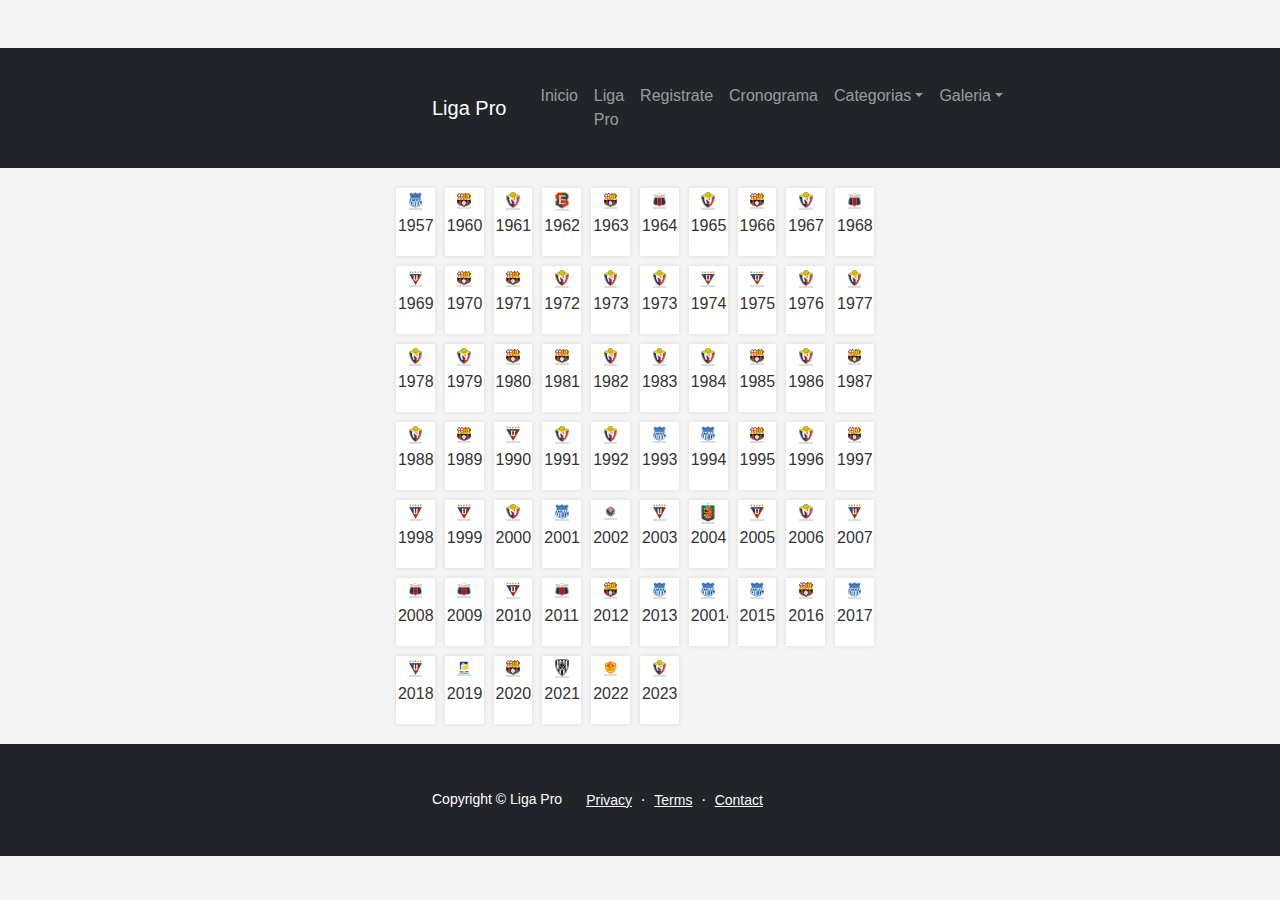
<file: portfolio-item.html>
<!DOCTYPE html>
<html lang="en">
    <head>
        <meta charset="utf-8" />
        <meta name="viewport" content="width=device-width, initial-scale=1, shrink-to-fit=no" />
        <meta name="description" content="" />
        <meta name="author" content="" />
        <title>Cronograma Campeonato 2023</title>
        <!-- Favicon-->
        <link rel="icon" type="image/x-icon" href="assets/favicon.ico" />
        <!-- Bootstrap icons-->
        <link href="https://cdn.jsdelivr.net/npm/bootstrap-icons@1.5.0/font/bootstrap-icons.css" rel="stylesheet" />
        <!-- Core theme CSS (includes Bootstrap)-->
        <link href="css/styles.css" rel="stylesheet" />
        
    </head>
    <body class="d-flex flex-column">
        <main class="flex-shrink-0">
            <!-- Navigation-->
            <nav class="navbar navbar-expand-lg navbar-dark bg-dark">
                <div class="container px-5">
                    <a class="navbar-brand" href="index.html">Liga Pro</a>
                    <button class="navbar-toggler" type="button" data-bs-toggle="collapse" data-bs-target="#navbarSupportedContent" aria-controls="navbarSupportedContent" aria-expanded="false" aria-label="Toggle navigation"><span class="navbar-toggler-icon"></span></button>
                    <div class="collapse navbar-collapse" id="navbarSupportedContent">
                        <ul class="navbar-nav ms-auto mb-2 mb-lg-0">
                            <li class="nav-item"><a class="nav-link" href="index.html">Inicio</a></li>
                            <li class="nav-item"><a class="nav-link" href="about.html">Liga Pro</a></li>
                            <li class="nav-item"><a class="nav-link" href="contact.html">Registrate</a></li>
                            <li class="nav-item"><a class="nav-link" href="pricing.html">Cronograma</a></li>
                            <li class="nav-item dropdown">
                                <a class="nav-link dropdown-toggle" id="navbarDropdownBlog" href="#" role="button" data-bs-toggle="dropdown" aria-expanded="false">Categorias</a>
                                <ul class="dropdown-menu dropdown-menu-end" aria-labelledby="navbarDropdownBlog">
                                    <li><a class="dropdown-item" href="blog-home.html">Serie A</a></li>
                                    <li><a class="dropdown-item" href="blog-post.html">Serie B</a></li>
                                </ul>
                            </li>
                            <li class="nav-item dropdown">
                                <a class="nav-link dropdown-toggle" id="navbarDropdownPortfolio" href="#" role="button" data-bs-toggle="dropdown" aria-expanded="false">Galeria</a>
                                <ul class="dropdown-menu dropdown-menu-end" aria-labelledby="navbarDropdownPortfolio">
                                    <li><a class="dropdown-item" href="portfolio-overview.html">Temporada Actual</a></li>
                                    <li><a class="dropdown-item" href="portfolio-item.html">Portal Historico</a></li>
                                </ul>
                            </li>
                        </ul>
                    </div>
                </div>
            </nav>
            <!-- Page Content-->
            <head>
                <meta charset="UTF-8">
                <meta name="viewport" content="width=device-width, initial-scale=1.0">
                <title>Camepones Ecuador</title>
                <style>
                    body {
                        font-family: 'Arial', sans-serif;
                        margin: 0;
                        padding: 0;
                        background-color: #f4f4f4;
                        display: flex;
                        flex-wrap: wrap;
                        justify-content: space-around;
                    }
            
                    .container {
                        width: 40%;
                        margin: 20px auto;
                        display: flex;
                        flex-wrap: wrap;
                        gap: 10px;
                    }
            
                    .box {
                        width: calc(10% - 10px);
                        background-color: #fff;
                        box-shadow: 0 0 5px rgba(0, 0, 0, 0.1);
                        border-radius: 1px;
                        overflow: hidden;
                        transition: transform 0.5s ease-in-out;
                    }
            
                    .box:hover {
                        transform: scale(1);
                    }
            
                    .box img {
                        width: 35%;
                        height: auto;
                        border-bottom: 2px solid #ddd;
                    }
            
                    .box p {
                        padding: 5%;
                        text-align: center;
                        color: #333;
                    }
                </style>
            </head>
            <body>
                 <div class="container">
                    <div class="box">
                        <center> <img src="css/Imagenes/eme.png" alt="Imagen 1"></center>
                        <p>1957</p>
                    </div>
                
                    <div class="box">
                        <center> <img src="css/Imagenes/bsc.png" alt="Imagen 1"></center>
                        <p>1960</p>
                    </div>
                    <div class="box">
                        <center> <img src="css/Imagenes/nacho.png" alt="Imagen 1"></center>
                        <p>1961</p>
                    </div>
                
                    <div class="box">
                        <center> <img src="css/Imagenes/Logo_del_Club_Deportivo_Everest.png" alt="Imagen 1"></center>
                        <p>1962</p>
                    </div>
                    <div class="box">
                        <center> <img src="css/Imagenes/bsc.png" alt="Imagen 1"></center>
                        <p>1963</p>
                    </div>
                
                    <div class="box">
                        <center> <img src="css/Imagenes/quito.png" alt="Imagen 1"></center>
                        <p>1964</p>
                    </div>
                    <div class="box">
                        <center> <img src="css/Imagenes/nacho.png" alt="Imagen 1"></center>
                        <p>1965</p>
                    </div>
                
                    <div class="box">
                        <center> <img src="css/Imagenes/bsc.png" alt="Imagen 1"></center>
                        <p>1966</p>
                    </div>
    
                    <div class="box">
                        <center> <img src="css/Imagenes/nacho.png" alt="Imagen 1"></center>
                        <p>1967</p>
                    </div>
                
                    <div class="box">
                        <center> <img src="css/Imagenes/quito.png" alt="Imagen 1"></center>
                        <p>1968</p>
                    </div>
                    <div class="box">
                        <center> <img src="css/Imagenes/Liga_Deportiva_Universitaria.png" alt="Imagen 1"></center>
                        <p>1969</p>
                    </div>
                
                    <div class="box">
                        <center> <img src="css/Imagenes/bsc.png" alt="Imagen 1"></center>
                        <p>1970</p>
                    </div>
                    <div class="box">
                        <center> <img src="css/Imagenes/bsc.png" alt="Imagen 1"></center>
                        <p>1971</p>
                    </div>
                
                    <div class="box">
                        <center> <img src="css/Imagenes/nacho.png" alt="Imagen 1"></center>
                        <p>1972</p>
                    </div>
                    <div class="box">
                        <center> <img src="css/Imagenes/nacho.png" alt="Imagen 1"></center>
                        <p>1973</p>
                    </div>
                
                    <div class="box">
                        <center><img src="css/Imagenes/nacho.png" width="1" height="2" alt="Imagen 2"></center>
                        <p>1973</p>
                    </div>
                    <div class="box">
                        <center> <img src="css/Imagenes/Liga_Deportiva_Universitaria.png" alt="Imagen 1"></center>
                        <p>1974</p>
                    </div>
                
                    <div class="box">
                        <center> <img src="css/Imagenes/Liga_Deportiva_Universitaria.png" alt="Imagen 1"></center>
                        <p>1975</p>
                    </div>
                    <div class="box">
                        <center> <img src="css/Imagenes/nacho.png" alt="Imagen 1"></center>
                        <p>1976</p>
                    </div>
                
                    <div class="box">
                        <center> <img src="css/Imagenes/nacho.png" alt="Imagen 1"></center>
                        <p>1977</p>
                    </div>
                    <div class="box">
                        <center> <img src="css/Imagenes/nacho.png" alt="Imagen 1"></center>
                        <p>1978</p>
                    </div>
                
                    <div class="box">
                        <center> <img src="css/Imagenes/nacho.png" alt="Imagen 1"></center>
                        <p>1979</p>
                    </div>
                    <div class="box">
                        <center> <img src="css/Imagenes/bsc.png" alt="Imagen 1"></center>
                        <p>1980</p>
                    </div>
                
                    <div class="box">
                        <center> <img src="css/Imagenes/bsc.png" alt="Imagen 1"></center>
                        <p>1981</p>
                    </div>
                    <div class="box">
                        <center> <img src="css/Imagenes/nacho.png" alt="Imagen 1"></center>
                        <p> 1982</p>
                    </div>
                
                    <div class="box">
                        <center> <img src="css/Imagenes/nacho.png" alt="Imagen 1"></center>
                        <p>1983</p>
                    </div>
                    <div class="box">
                        <center> <img src="css/Imagenes/nacho.png" alt="Imagen 1"></center>
                        <p>1984</p>
                    </div>
                
                    <div class="box">
                        <center> <img src="css/Imagenes/bsc.png" alt="Imagen 1"></center>
                        <p>1985</p>
                    </div>
                    <div class="box">
                        <center> <img src="css/Imagenes/nacho.png" alt="Imagen 1"></center>
                        <p>1986</p>
                    </div>
                
                    <div class="box">
                        <center> <img src="css/Imagenes/bsc.png" alt="Imagen 1"></center>
                        <p>1987</p>
                    </div>
                    <div class="box">
                        <center> <img src="css/Imagenes/nacho.png" alt="Imagen 1"></center>
                        <p>1988</p>
                    </div>
                
                    <div class="box">
                        <center> <img src="css/Imagenes/bsc.png" alt="Imagen 1"></center>
                        <p>1989</p>
                    </div>
                    <div class="box">
                        <center> <img src="css/Imagenes/Liga_Deportiva_Universitaria.png" alt="Imagen 1"></center>
                        <p>1990</p>
                    </div>
                
                    <div class="box">
                        <center> <img src="css/Imagenes/nacho.png" alt="Imagen 1"></center>
                        <p>1991</p>
                    </div>
                    <div class="box">
                        <center> <img src="css/Imagenes/nacho.png" alt="Imagen 1"></center>
                        <p>1992</p>
                    </div>
                
                    <div class="box">
                        <center> <img src="css/Imagenes/eme.png" alt="Imagen 1"></center>
                        <p>1993</p>
                    </div>
                    <div class="box">
                        <center> <img src="css/Imagenes/eme.png" alt="Imagen 1"></center>
                        <p>1994</p>
                    </div>
                
                    <div class="box">
                        <center> <img src="css/Imagenes/bsc.png" alt="Imagen 1"></center>
                        <p>1995</p>
                    </div>
                    
                    <div class="box">
                        <center> <img src="css/Imagenes/nacho.png" alt="Imagen 1"></center>
                        <p>1996</p>
                    </div>
                
                    <div class="box">
                        <center> <img src="css/Imagenes/bsc.png" alt="Imagen 1"></center>
                        <p>1997</p>
                    </div>
                    <div class="box">
                        <center> <img src="css/Imagenes/Liga_Deportiva_Universitaria.png" alt="Imagen 1"></center>
                        <p>1998</p>
                    </div>
                
                    <div class="box">
                        <center> <img src="css/Imagenes/Liga_Deportiva_Universitaria.png" alt="Imagen 1"></center>
                        <p>1999</p>
                    </div>
                    <div class="box">
                        <center> <img src="css/Imagenes/nacho.png" alt="Imagen 1"></center>
                        <p>2000</p>
                    </div>
                
                    <div class="box">
                        <center> <img src="css/Imagenes/eme.png" alt="Imagen 1"></center>
                        <p>2001</p>
                    </div>
                    <div class="box">
                        <center> <img src="css/Imagenes/olmedo.png" alt="Imagen 1"></center>
                        <p>2002</p>
                    </div>
                
                    <div class="box">
                        <center> <img src="css/Imagenes/Liga_Deportiva_Universitaria.png" alt="Imagen 1"></center>
                        <p>2003</p>
                    </div>
                    <div class="box">
                        <center> <img src="css/Imagenes/cuenca.png" alt="Imagen 1"></center>
                        <p>2004</p>
                    </div>
                
                    <div class="box">
                        <center> <img src="css/Imagenes/Liga_Deportiva_Universitaria.png" alt="Imagen 1"></center>
                        <p>2005</p>
                    </div>
                    <div class="box">
                        <center> <img src="css/Imagenes/nacho.png" alt="Imagen 1"></center>
                        <p>2006</p>
                    </div>
                
                    <div class="box">
                        <center> <img src="css/Imagenes/Liga_Deportiva_Universitaria.png" alt="Imagen 1"></center>
                        <p>2007</p>
                    </div>
                    <div class="box">
                        <center> <img src="css/Imagenes/quito.png" alt="Imagen 1"></center>
                        <p>2008</p>
                    </div>
                
                    <div class="box">
                        <center> <img src="css/Imagenes/quito.png" alt="Imagen 1"></center>
                        <p>2009</p>
                    </div>
                    <div class="box">
                        <center> <img src="css/Imagenes/Liga_Deportiva_Universitaria.png" alt="Imagen 1"></center>
                        <p>2010</p>
                    </div>
                
                    <div class="box">
                        <center> <img src="css/Imagenes/quito.png" alt="Imagen 1"></center>
                        <p>2011</p>
                    </div>
                    <div class="box">
                        <center> <img src="css/Imagenes/bsc.png" alt="Imagen 1"></center>
                        <p>2012</p>
                    </div>
                
                    <div class="box">
                        <center> <img src="css/Imagenes/eme.png" alt="Imagen 1"></center>
                        <p>2013</p>
                    </div>
                    <div class="box">
                        <center> <img src="css/Imagenes/eme.png" alt="Imagen 1"></center>
                        <p>20014</p>
                    </div>
                
                    <div class="box">
                        <center> <img src="css/Imagenes/eme.png" alt="Imagen 1"></center>
                        <p>2015</p>
                    </div>
                    <div class="box">
                        <center> <img src="css/Imagenes/bsc.png" alt="Imagen 1"></center>
                        <p>2016</p>
                    </div>
                
                    <div class="box">
                        <center> <img src="css/Imagenes/eme.png" alt="Imagen 1"></center>
                        <p>2017</p>
                    </div>
                    <div class="box">
                        <center> <img src="css/Imagenes/Liga_Deportiva_Universitaria.png" alt="Imagen 1"></center>
                        <p>2018</p>
                    </div>
                
                    <div class="box">
                        <center> <img src="css/Imagenes/deflin.png" alt="Imagen 1"></center>
                        <p>2019</p>
                    </div>
                    <div class="box">
                        <center> <img src="css/Imagenes/bsc.png" alt="Imagen 1"></center>
                        <p>2020</p>
                    </div>
                
                    <div class="box">
                        <center> <img src="css/Imagenes/dev1.png" alt="Imagen 1"></center>
                        <p>2021</p>
                    </div>
                    <div class="box">
                        <center> <img src="css/Imagenes/aucas.png" alt="Imagen 1"></center>
                        <p>2022</p>
                    </div>
                
                    <div class="box">
                        <center> <img src="css/Imagenes/nacho.png" alt="Imagen 1"></center>
                        <p>2023</p>
                    </div>


               
            </div>
        </div>  
            </body>
            </html>
        <!-- Footer-->
        <footer class="bg-dark py-4 mt-auto">
            <div class="container px-5">
                <div class="row align-items-center justify-content-between flex-column flex-sm-row">
                    <div class="col-auto"><div class="small m-0 text-white">Copyright &copy; Liga Pro</div></div>
                    <div class="col-auto">
                        <a class="link-light small" href="#!">Privacy</a>
                        <span class="text-white mx-1">&middot;</span>
                        <a class="link-light small" href="#!">Terms</a>
                        <span class="text-white mx-1">&middot;</span>
                        <a class="link-light small" href="#!">Contact</a>
                    </div>
                </div>
            </div>
        </footer>
        <!-- Bootstrap core JS-->
        <script src="https://cdn.jsdelivr.net/npm/bootstrap@5.2.3/dist/js/bootstrap.bundle.min.js"></script>
        <!-- Core theme JS-->
        <script src="js/scripts.js"></script>
    </body>
</html>
</file>
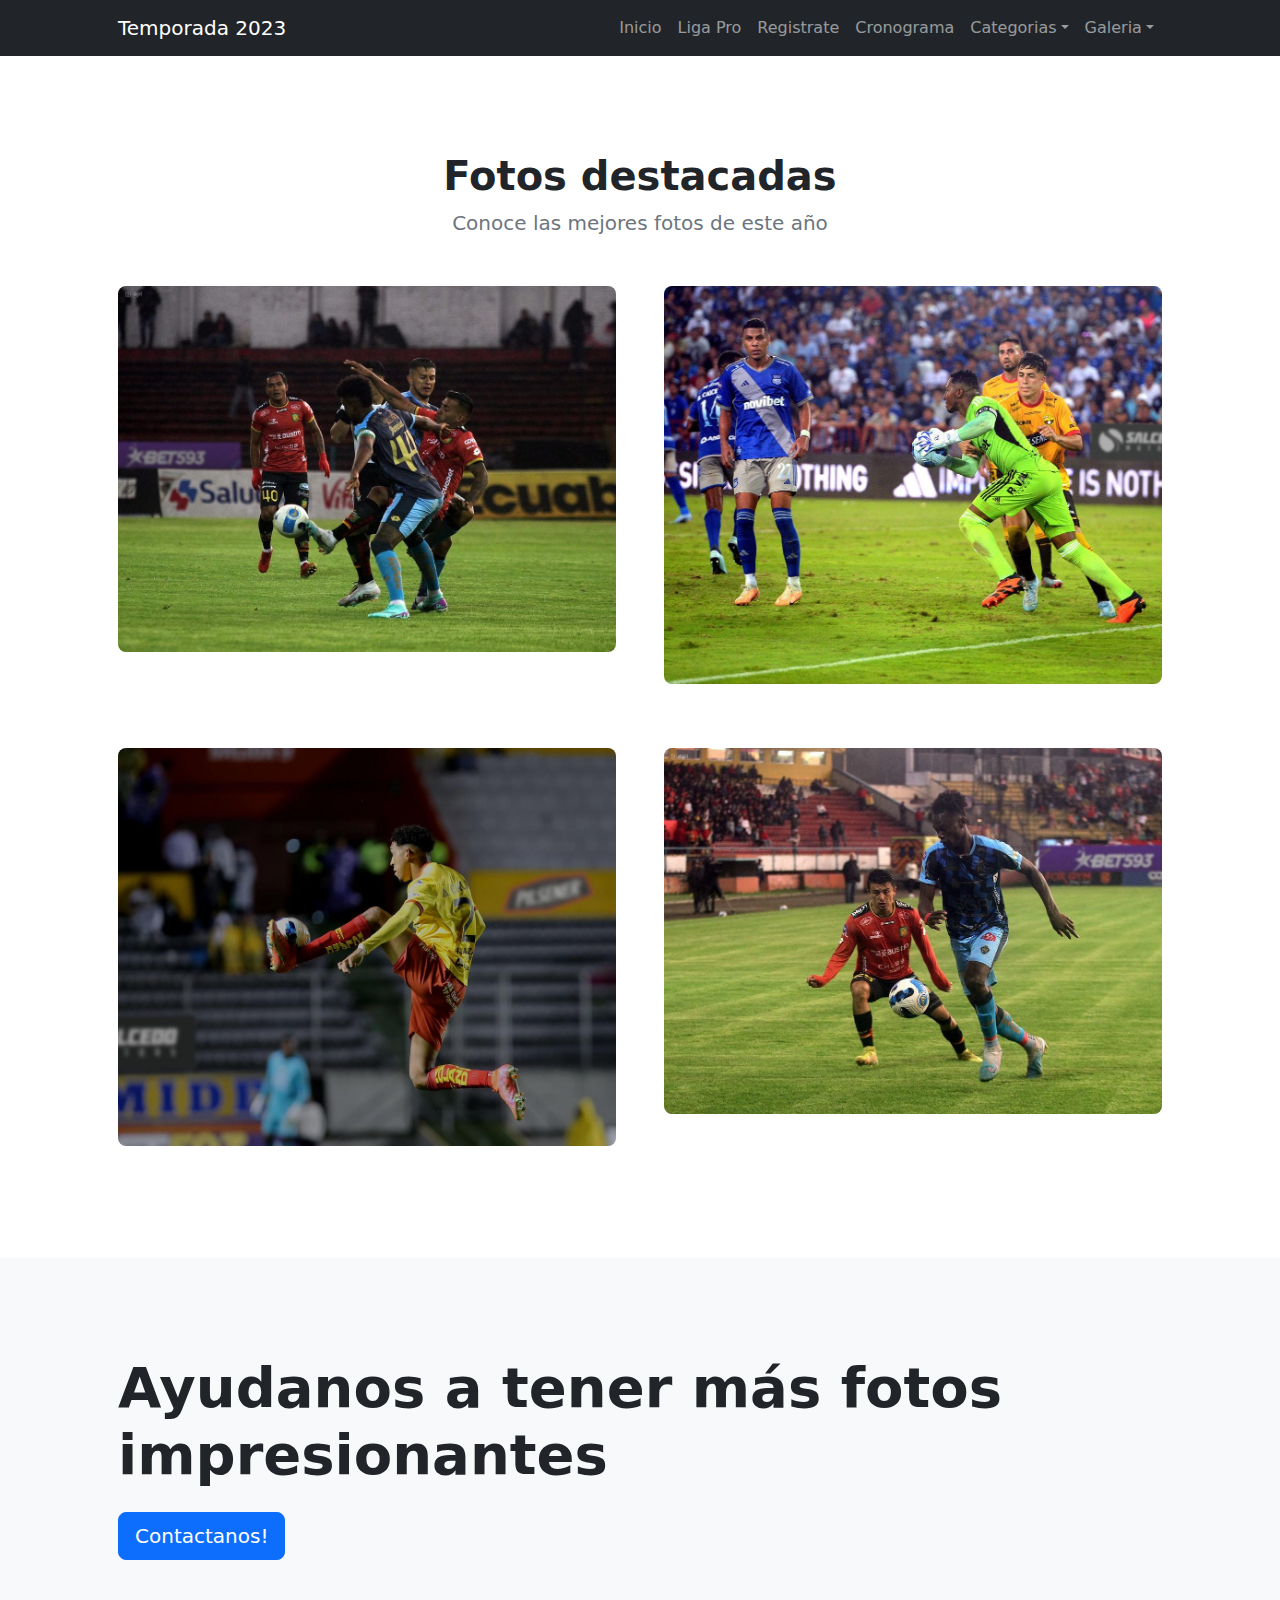
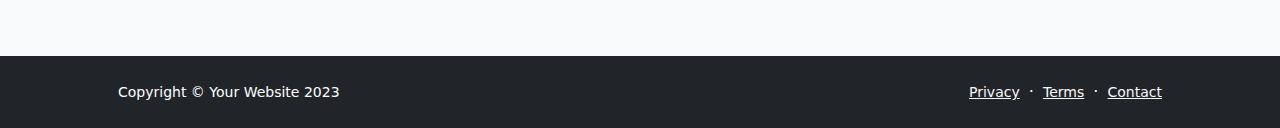
<file: portfolio-overview.html>
<!DOCTYPE html>
<html lang="en">
    <head>
        <meta charset="utf-8" />
        <meta name="viewport" content="width=device-width, initial-scale=1, shrink-to-fit=no" />
        <meta name="description" content="" />
        <meta name="author" content="" />
        <title>Temporada 2023 </title>
        <!-- Favicon-->
        <link rel="icon" type="image/x-icon" href="assets/favicon.ico" />
        <!-- Bootstrap icons-->
        <link href="https://cdn.jsdelivr.net/npm/bootstrap-icons@1.5.0/font/bootstrap-icons.css" rel="stylesheet" />
        <!-- Core theme CSS (includes Bootstrap)-->
        <link href="css/styles.css" rel="stylesheet" />
    </head>
    <body class="d-flex flex-column h-100">
        <main class="flex-shrink-0">
            <!-- Navigation-->
            <nav class="navbar navbar-expand-lg navbar-dark bg-dark">
                <div class="container px-5">
                    <a class="navbar-brand" href="index.html">Temporada 2023</a>
                    <button class="navbar-toggler" type="button" data-bs-toggle="collapse" data-bs-target="#navbarSupportedContent" aria-controls="navbarSupportedContent" aria-expanded="false" aria-label="Toggle navigation"><span class="navbar-toggler-icon"></span></button>
                    <div class="collapse navbar-collapse" id="navbarSupportedContent">
                        <ul class="navbar-nav ms-auto mb-2 mb-lg-0">
                            <li class="nav-item"><a class="nav-link" href="index.html">Inicio</a></li>
                            <li class="nav-item"><a class="nav-link" href="about.html">Liga Pro</a></li>
                            <li class="nav-item"><a class="nav-link" href="contact.html">Registrate</a></li>
                            <li class="nav-item"><a class="nav-link" href="pricing.html">Cronograma</a></li>
                            <li class="nav-item dropdown">
                                <a class="nav-link dropdown-toggle" id="navbarDropdownBlog" href="#" role="button" data-bs-toggle="dropdown" aria-expanded="false">Categorias</a>
                                <ul class="dropdown-menu dropdown-menu-end" aria-labelledby="navbarDropdownBlog">
                                    <li><a class="dropdown-item" href="blog-home.html">Serie A</a></li>
                                    <li><a class="dropdown-item" href="blog-post.html">Serie B</a></li>
                                </ul>
                            </li>
                            <li class="nav-item dropdown">
                                <a class="nav-link dropdown-toggle" id="navbarDropdownPortfolio" href="#" role="button" data-bs-toggle="dropdown" aria-expanded="false">Galeria</a>
                                <ul class="dropdown-menu dropdown-menu-end" aria-labelledby="navbarDropdownPortfolio">
                                    <li><a class="dropdown-item" href="portfolio-overview.html">Temporada Actual</a></li>
                                    <li><a class="dropdown-item" href="portfolio-item.html">Portal Historico</a></li>
                                </ul>
                            </li>
                        </ul>
                    </div>
                </div>
            </nav>
            <!-- Page Content-->
            <section class="py-5">
                <div class="container px-5 my-5">
                    <div class="text-center mb-5">
                        <h1 class="fw-bolder">Fotos destacadas</h1>
                        <p class="lead fw-normal text-muted mb-0">Conoce las mejores fotos de este año</p>
                    </div>
                    <div class="row gx-5">
                        <div class="col-lg-6">
                            <div class="position-relative mb-5">
                                <img class="img-fluid rounded-3 mb-3" src="css/Imagenes/t11.jpg" alt="..." />
                                <a class="h3 fw-bolder text-decoration-none link-dark stretched-link" href="#!"></a>
                            </div>
                        </div>
                        <div class="col-lg-6">
                            <div class="position-relative mb-5">
                                <img class="img-fluid rounded-3 mb-3" src="css/Imagenes/t4.jpg" alt="..." />
                                <a class="h3 fw-bolder text-decoration-none link-dark stretched-link" href="#!"></a>
                            </div>
                        </div>
                        <div class="col-lg-6">
                            <div class="position-relative mb-5 mb-lg-0">
                                <img class="img-fluid rounded-3 mb-3" src="css/Imagenes/t8.jpg" alt="..." />
                                <a class="h3 fw-bolder text-decoration-none link-dark stretched-link" href="#!"></a>
                            </div>
                        </div>
                        <div class="col-lg-6">
                            <div class="position-relative">
                                <img class="img-fluid rounded-3 mb-3" src="css/Imagenes/t12.jpg" alt="..." />
                                <a class="h3 fw-bolder text-decoration-none link-dark stretched-link" href="#!"></a>
                            </div>
                        </div>
                    </div>
                </div>
            </section>
            <section class="py-5 bg-light">
                <div class="container px-5 my-5">
                    <h2 class="display-4 fw-bolder mb-4">Ayudanos a tener más fotos impresionantes</h2>
                    <a class="btn btn-lg btn-primary" href="#!">Contactanos!</a>
                </div>
            </section>
        </main>
        <!-- Footer-->
        <footer class="bg-dark py-4 mt-auto">
            <div class="container px-5">
                <div class="row align-items-center justify-content-between flex-column flex-sm-row">
                    <div class="col-auto"><div class="small m-0 text-white">Copyright &copy; Your Website 2023</div></div>
                    <div class="col-auto">
                        <a class="link-light small" href="#!">Privacy</a>
                        <span class="text-white mx-1">&middot;</span>
                        <a class="link-light small" href="#!">Terms</a>
                        <span class="text-white mx-1">&middot;</span>
                        <a class="link-light small" href="#!">Contact</a>
                    </div>
                </div>
            </div>
        </footer>
        <!-- Bootstrap core JS-->
        <script src="https://cdn.jsdelivr.net/npm/bootstrap@5.2.3/dist/js/bootstrap.bundle.min.js"></script>
        <!-- Core theme JS-->
        <script src="js/scripts.js"></script>
    </body>
</html>
</file>
